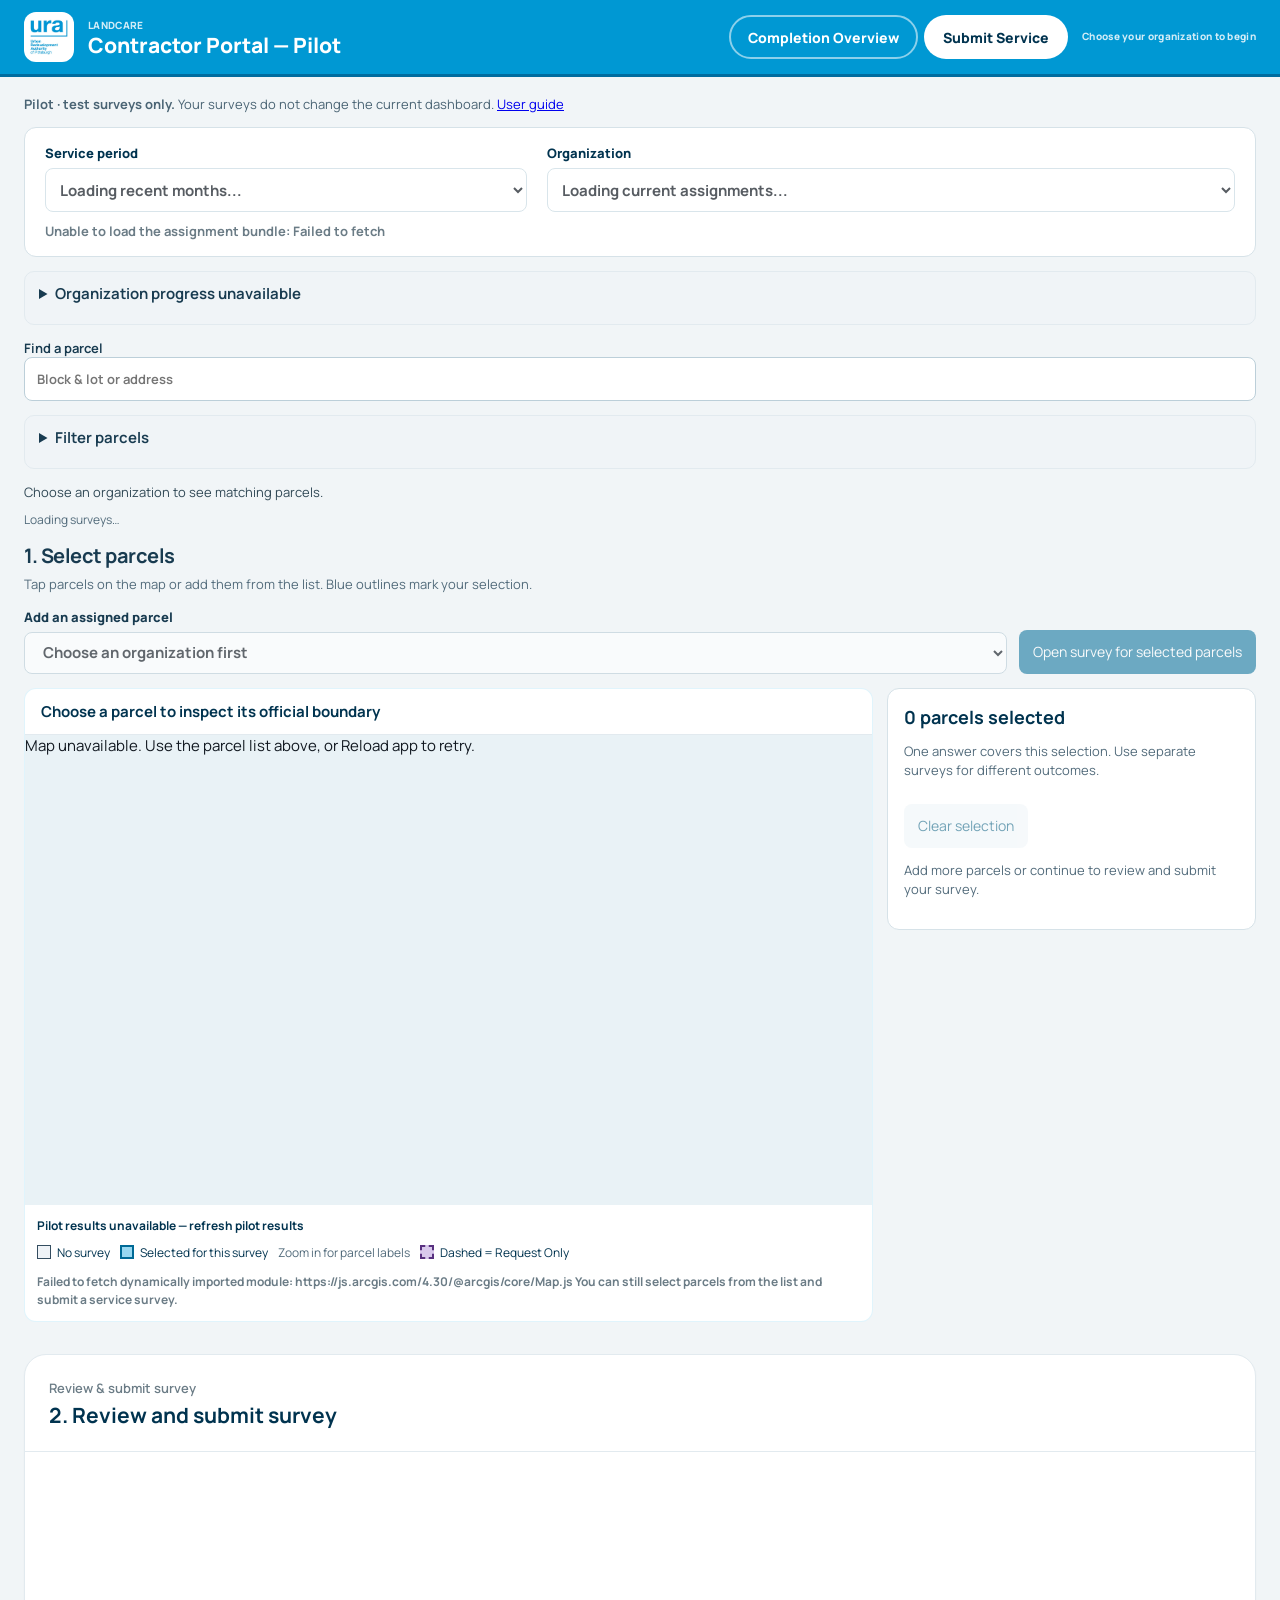
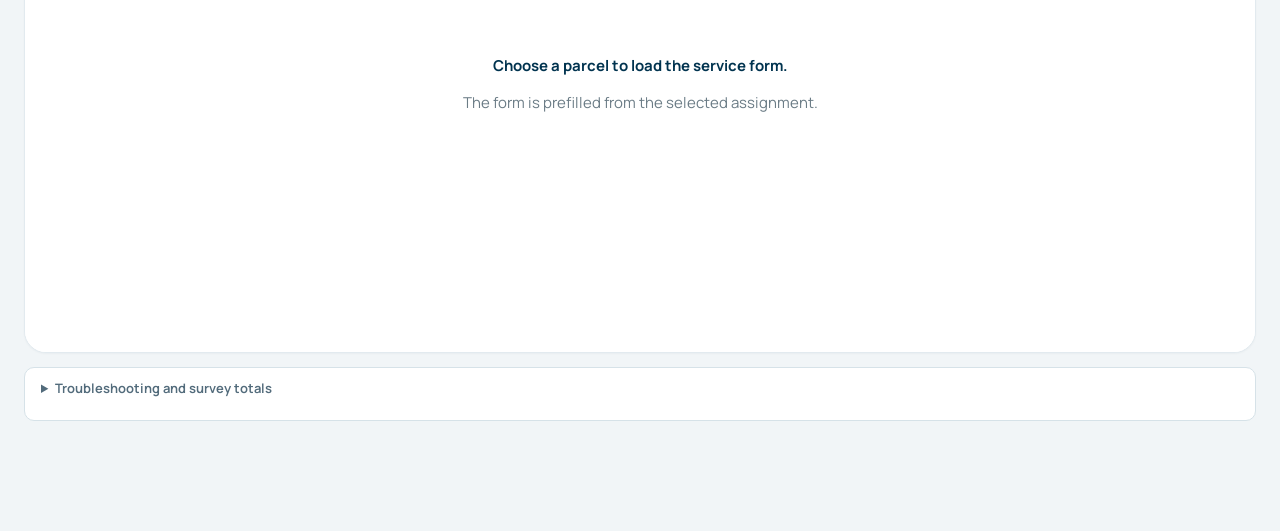
<file: index.html>
<!doctype html>
<html lang="en"><head><meta charset="utf-8"><meta name="viewport" content="width=device-width,initial-scale=1"><title>LandCare Contractor Pilot</title></head>
<body><p><a href="./contractor/">Open the LandCare Contractor Pilot</a></p>
<script>location.replace('./contractor/' + location.search + location.hash);</script></body></html>
</file>
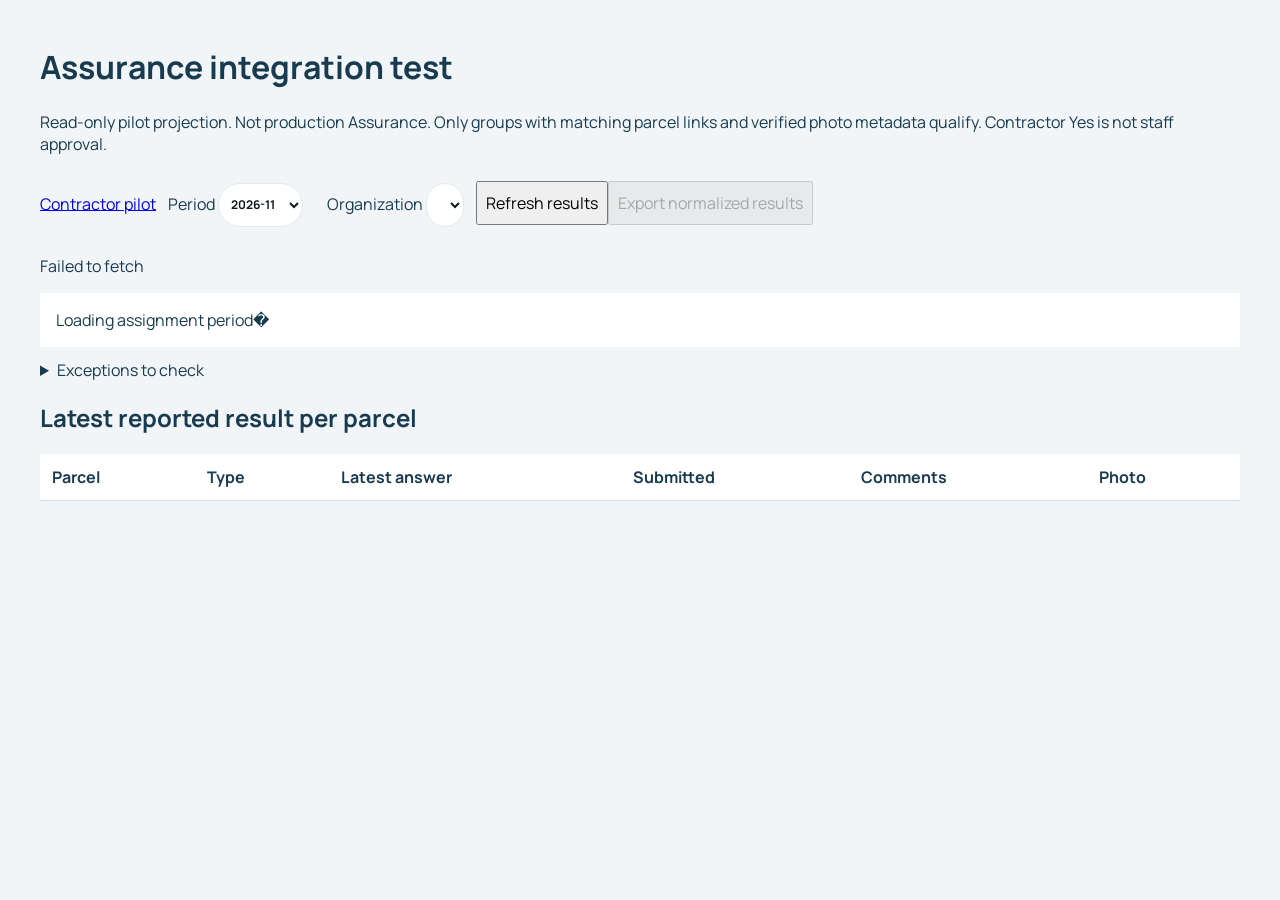
<file: assurance-test/index.html>
<!doctype html><html lang="en"><head><meta charset="utf-8"><meta name="viewport" content="width=device-width,initial-scale=1"><title>LandCare Assurance integration test</title><link rel="stylesheet" href="../landcare/app.css"><style>body{padding:24px;color:#183b50;background:#f1f5f7}main{max-width:1200px;margin:auto}label{display:inline-block;margin:12px}select,button{min-height:44px;padding:8px}table{border-collapse:collapse;width:100%;background:white}td,th{text-align:left;padding:12px;border-bottom:1px solid #d6e2e8}img{max-width:120px;max-height:90px}#totals{padding:16px;background:white;margin:12px 0}.table-wrap{overflow:auto}</style></head><body><main><h1>Assurance integration test</h1><p>Read-only pilot projection. Not production Assurance. Only groups with matching parcel links and verified photo metadata qualify. Contractor Yes is not staff approval.</p><a href="../contractor/">Contractor pilot</a><label>Period <select id="period"></select></label><label>Organization <select id="organization"></select></label><button id="refresh">Refresh results</button><button id="download" disabled>Export normalized results</button><p id="message" role="status">Loading�</p><div id="totals"></div><details><summary id="exceptionSummary">Exceptions to check</summary><ul id="exceptions"></ul></details><h2>Latest reported result per parcel</h2><div class="table-wrap"><table><thead><tr><th>Parcel</th><th>Type</th><th>Latest answer</th><th>Submitted</th><th>Comments</th><th>Photo</th></tr></thead><tbody id="results"></tbody></table></div></main><script type="module" src="./review.js?v=20261027-contrast1"></script></body></html>
</file>
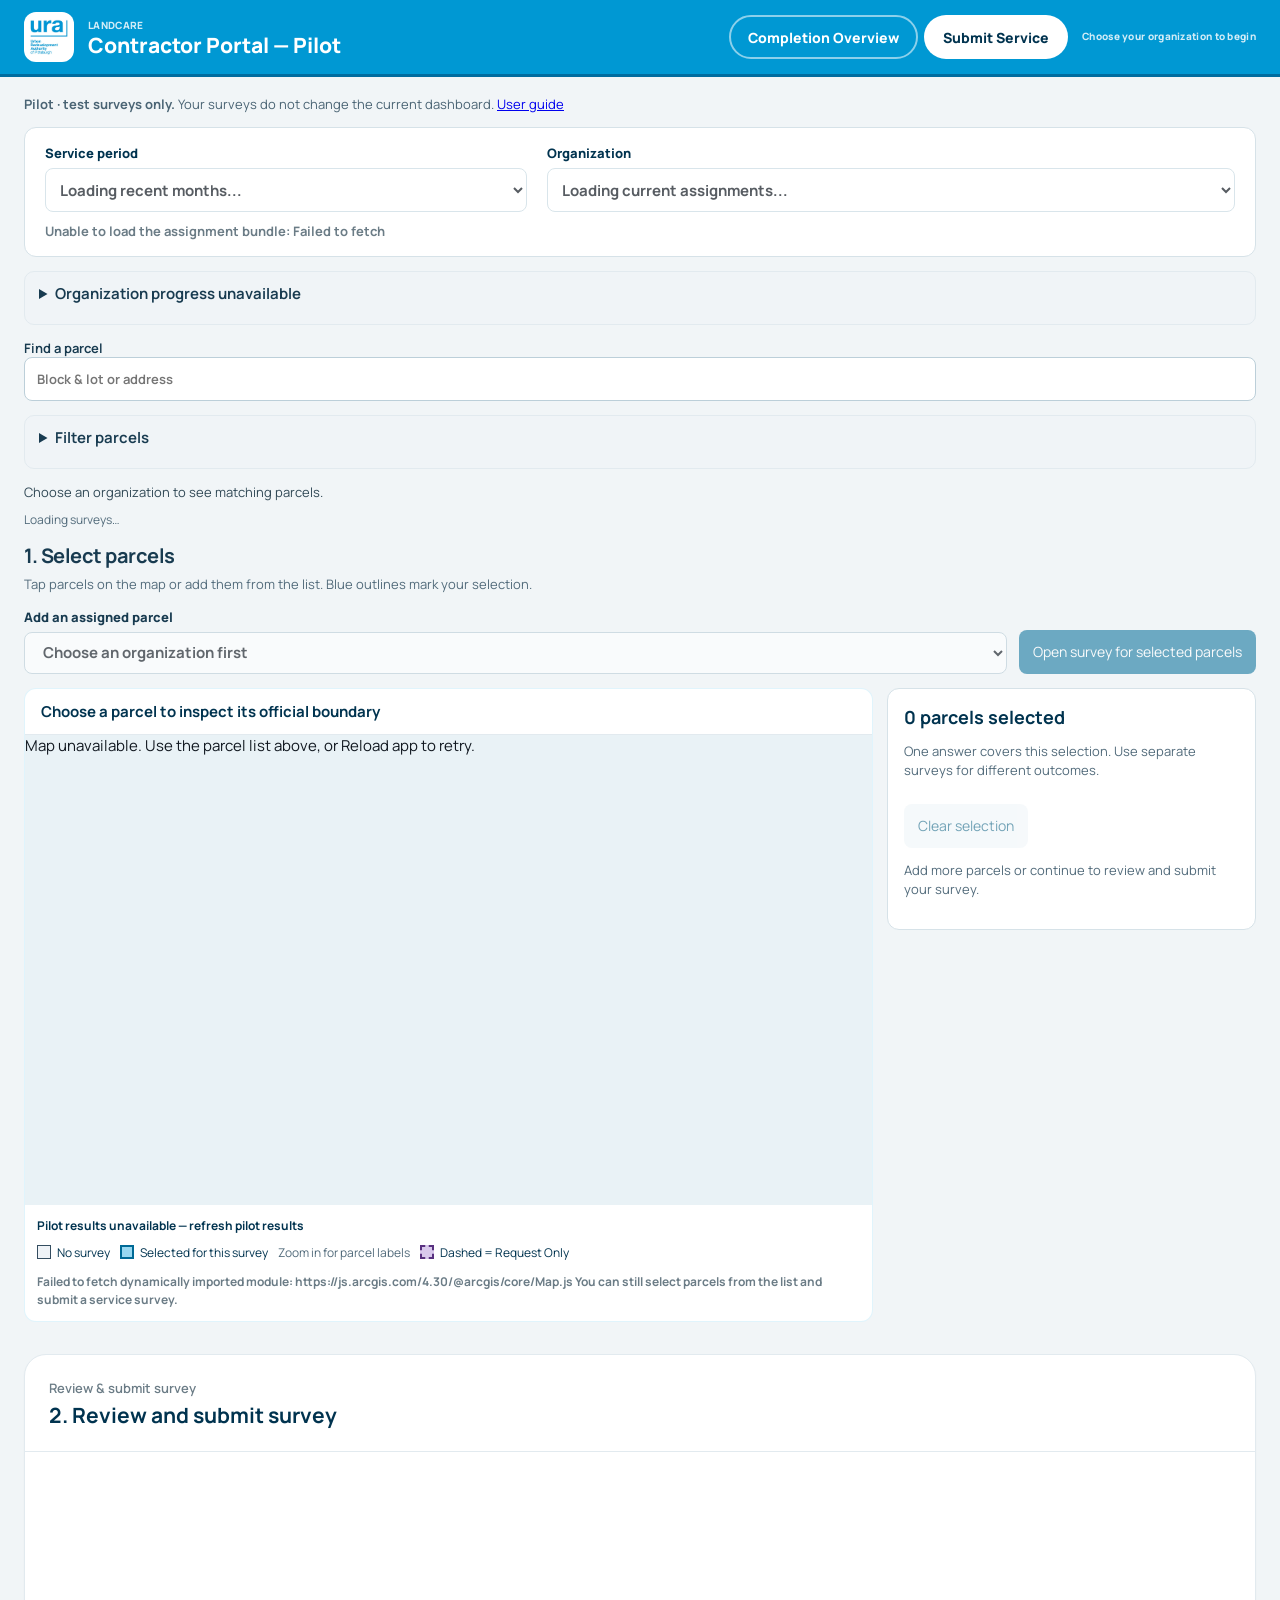
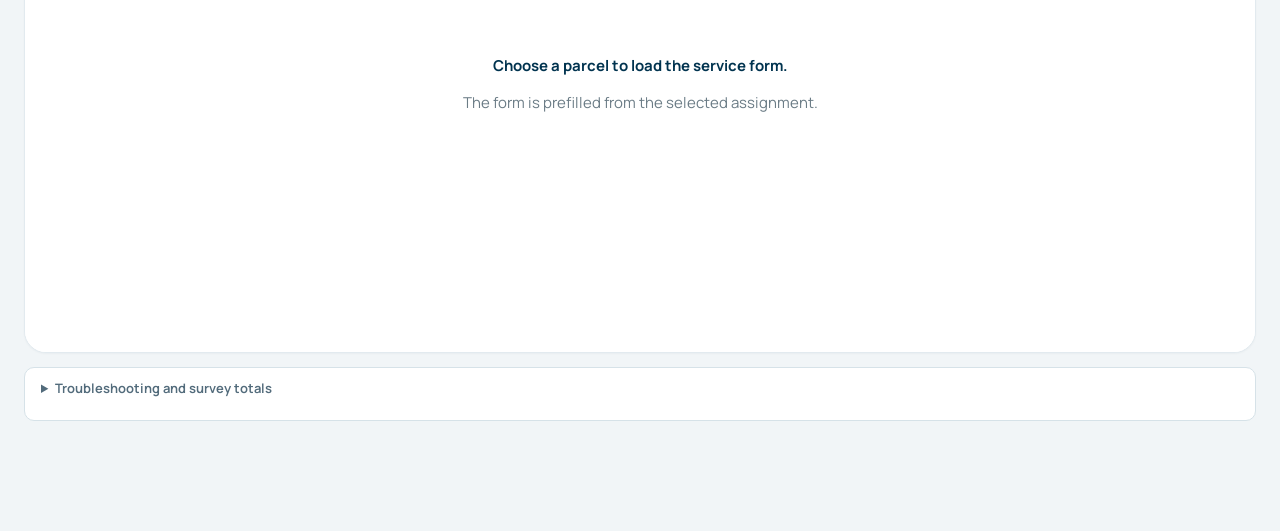
<file: contractor/index.html>
<!doctype html>
<html lang="en">
  <head>
    <meta charset="utf-8" />
    <meta name="viewport" content="width=device-width, initial-scale=1" />
    <title>LandCare Contractor Portal — Pilot</title>
    <link rel="stylesheet" href="https://js.arcgis.com/4.30/@arcgis/core/assets/esri/themes/light/main.css" media="print" onload="this.media='all'" />
    <link rel="stylesheet" href="../landcare/app.css?v=20261027-contrast1" />
    <link rel="stylesheet" href="../landcare/field-workspace.css?v=20261027-contrast1" />
  </head>
  <body data-page="contractor">
    <header class="app-header">
      <a class="brand-lockup" href="https://www.ura.org/" aria-label="Urban Redevelopment Authority of Pittsburgh">
        <img src="../landcare/assets/ura-logo.png" alt="URA" />
      </a>
      <div class="title-block">
        <span>LandCare</span>
        <strong>Contractor Portal — Pilot</strong>
      </div>
      <nav class="page-tabs" aria-label="Contractor portal sections">
        <a class="is-active" href="#overview" data-contractor-tab="overview">Completion Overview</a>
        <a href="#submit" data-contractor-tab="submit">Submit Service</a>
      </nav>
      <div class="freshness" id="contractorFreshness">Choose your organization to begin</div>
    </header>

    <main class="contractor-shell">
      <p class="pilot-notice"><strong>Pilot · test surveys only.</strong> Your surveys do not change the current dashboard. <a href="../guide/" target="_blank" rel="noopener">User guide</a></p>
      <h1 class="sr-only" id="contractorTitle">LandCare contractor workspace</h1>
      <section class="contractor-context" aria-label="Assignment context">
        <label>
          <span>Service period</span>
          <select id="assignmentMonth" required disabled>
            <option value="">Loading recent months...</option>
          </select>
        </label>
        <label>
          <span>Organization</span>
          <select id="assignmentOrganization" required disabled>
            <option value="">Loading current assignments...</option>
          </select>
        </label>
        <p id="assignmentLookupStatus" class="contractor-context__status" aria-live="polite">Loading the current assignment bundle...</p>
      </section>

      <details class="workspace-progress" id="workspaceProgress"><summary id="compactProgress">Progress for your organization</summary>      <section class="progress-summary" aria-label="Assignment progress and selection">
        <p class="map-scope-note">Organization totals · Active monthly parcels (map/list filters do not change these totals)</p>
        <div class="contractor-progress-cards pilot-shared-progress" aria-live="polite">
          <article class="contractor-progress-card assigned"><span>Assigned</span><strong id="contractorAssignedKpi">—</strong></article>
          <article class="contractor-progress-card submitted"><span>Survey complete (Yes)</span><strong id="contractorSubmittedKpi">—</strong></article>
          <article class="contractor-progress-card follow-up"><span>Needs follow-up</span><strong id="contractorOpenKpi">—</strong></article>
          <article class="contractor-progress-card open"><span>No survey</span><strong id="contractorUnreportedKpi">—</strong></article>
        </div>
        <div class="contractor-rate" id="contractorRate" hidden>
          <div><span>Fulfillment from surveys · contractor answers, not staff approval</span><strong id="contractorRateValue">0%</strong></div>
          <div class="contractor-rate__track"><i id="contractorRateBar"></i></div>
        </div>
      </section>
      <section class="request-progress" aria-label="Request Only surveys">
        <strong>Request Only</strong> <span id="requestOnlyCounts">Choose an organization to see these parcels.</span>
        <small>Submit a survey only after the LandCare team asks you to. Separate from Active monthly completion.</small>
      </section>
      </details>
      <div class="workspace-search"><label class="parcel-search"><span>Find a parcel</span><input type="search" id="parcelSearch" placeholder="Block &amp; lot or address" autocomplete="off" /></label></div>
      <details class="workspace-filters"><summary>Filter parcels <span id="filterBadge"></span></summary>
        <label class="parcel-search"><span>Show parcels</span><select id="assignmentType"><option value="all">Active + Request Only</option><option value="active">Active only</option><option value="request">Request Only</option></select></label>
        <div class="contractor-map-key filter-status-bar" aria-label="Parcel status filters">
          <button type="button" class="is-active" aria-pressed="true" data-contractor-status="all">All statuses</button>
          <button type="button" aria-pressed="false" data-contractor-status="fulfilled">Survey complete (Yes)</button>
          <button type="button" aria-pressed="false" data-contractor-status="follow-up">Needs follow-up</button>
          <button type="button" aria-pressed="false" data-contractor-status="unreported">No survey</button>
          <button type="button" aria-pressed="false" data-contractor-status="open">Active remaining</button>
        </div><button type="button" id="clearParcelFilters">Clear filters</button>
      </details>
      <p id="parcelFilterSummary" class="filter-summary" role="status">Choose an organization to see matching parcels.</p>
      <p id="pilotFeedStatus" class="feed-status" role="status">Loading surveys…</p>
      <section class="contractor-panel is-active" data-contractor-panel="overview" aria-label="Completion Overview">
        <header class="contractor-panel__head">
          <div>
            <span class="section-kicker">Your assignments</span>
            <h2 id="contractorOverviewTitle">Choose an organization to view progress</h2>
          </div>
          <p id="contractorCompletionNote">Select a parcel to see surveys or submit another survey.</p>
        </header>
        <div class="contractor-view-switch" role="tablist" aria-label="Completion overview display">
          <button type="button" class="is-active" role="tab" aria-selected="true" data-contractor-view="map">Map view</button>
          <button type="button" role="tab" aria-selected="false" data-contractor-view="list">List view</button>
        </div>
        <section class="contractor-map-card" id="contractorMapCard" aria-label="Contractor assignment progress map">
          <div class="overview-map-toolbar">
            <div class="overview-map-heading"><strong>Survey status</strong><span id="overviewMapCount" role="status">Choose an organization</span></div>
            <div class="pilot-selection-legend overview-legend" aria-label="Completion overview map legend">
              <span><i class="pilot-key-submitted"></i>Survey complete (Yes) <b id="overviewLegendFulfilled">0</b></span>
              <span><i class="pilot-key-followup"></i>Needs follow-up <b id="overviewLegendFollowUp">0</b></span>
              <span><i class="pilot-key-assigned"></i>No survey <b id="overviewLegendUnreported">0</b></span>
              <span id="overviewLegendUnknownItem" hidden><i class="pilot-key-assigned"></i>Status unavailable <b id="overviewLegendUnknown">0</b></span>
              <span><i class="request-only-key"></i>Request Only <b id="overviewLegendRequest">0</b></span>
              <span><i class="pilot-key-selected"></i>Selected parcel</span>
            </div>
            <p id="overviewMapSource">Counts reflect the parcels shown on this map. Zoom in for block &amp; lot labels.</p>
          </div>
          <div id="contractorProgressMap" class="contractor-progress-map"></div>
          <div id="contractorParcelDetail" class="contractor-parcel-detail">Choose an organization, then select a parcel to see its surveys.</div>
        </section>
        <section class="contractor-list-card" id="contractorListCard" aria-label="Contractor assignment list" hidden>
          <div class="contractor-list-card__head">
            <div>
              <span class="section-kicker">Assigned parcels</span>
              <h3 id="contractorListTitle">Parcel list</h3>
            </div>
            <p id="contractorListSummary">Choose an organization to view assigned parcels.</p>
          </div>
          <div class="contractor-list-table-wrap">
            <table class="contractor-list-table">
              <thead>
                <tr>
                  <th><button type="button" data-contractor-sort="block_lot">Block &amp; lot</button></th>
                  <th><button type="button" data-contractor-sort="address">Address</button></th>
                  <th><button type="button" data-contractor-sort="maintenance_level">Type</button></th>
                  <th><button type="button" data-contractor-sort="council_district">District</button></th>
                  <th><button type="button" data-contractor-sort="status">Status</button></th>
                  <th><span class="sr-only">Action</span></th>
                </tr>
              </thead>
              <tbody id="contractorParcelList"></tbody>
            </table>
          </div>
        </section>
      </section>

      <section class="contractor-panel" data-contractor-panel="submit" aria-label="Submit Service" hidden>
        <section class="assignment-check" aria-labelledby="assignmentCheckTitle">
          <div class="assignment-check__intro">
            <span class="section-kicker">Current assignment</span>
            <h2 id="assignmentCheckTitle">1. Select parcels</h2>
            <p>Tap parcels on the map or add them from the list. Blue outlines mark your selection.</p>
          </div>
          <p id="parcelSearchResult" role="status"></p>
          <form id="assignmentLookupForm" class="assignment-check__form contractor-assignment-form">
            <label>
              <span>Add an assigned parcel</span>
              <select id="assignmentParcel" disabled>
                <option value="">Choose an organization first</option>
              </select>
            </label>
            <button id="continueToSurvey" type="submit" disabled>Continue to service form</button>
          </form>
          <section class="pilot-selection" aria-label="Selected parcels">
            <h3 id="pilotSelectionCount" aria-live="polite">0 parcels selected</h3>
            <p>One answer covers this selection. Use separate surveys for different outcomes.</p>
            <ul id="pilotSelectedParcels"></ul>
            <button id="pilotClearSelection" type="button" disabled>Clear selection</button>
            <p id="pilotSelectionHelp" role="status">Select one or more parcels to review.</p>
          </section>
          <aside class="assignment-map-card" aria-label="Selected assigned parcel map">
            <div class="assignment-map-card__head">
              <span class="eyebrow">Parcel confirmation</span>
              <strong id="selectedParcelLabel">Choose a parcel to inspect its official boundary</strong>
              <span id="selectedParcelBadge" class="selected-parcel-badge" hidden>Selected parcel</span>
            </div>
            <div id="assignmentParcelMap" class="assignment-parcel-map" aria-label="Map of selected LandCare parcel"></div>
            <div class="pilot-selection-legend" aria-label="Parcel selection legend">
              <strong id="pilotMapSource">Map source: pilot results loading</strong>
              <span id="pilotReferenceKey"><i class="pilot-key-submitted"></i>Submitted in reference data</span>
              <span><i class="pilot-key-assigned"></i>No survey</span>
              <span id="pilotFulfilledKey" hidden><i class="pilot-key-submitted"></i>Survey complete (Yes)</span>
              <span id="pilotFollowUpKey" hidden><i class="pilot-key-followup"></i>Needs follow-up</span>
              <span><i class="pilot-key-selected"></i>Selected for this survey</span>
              <span class="map-label-hint">Zoom in for parcel labels</span>
              <span><i class="request-only-key"></i>Dashed = Request Only</span>
            </div>
            <p id="selectedParcelMeta">The bright blue boundary marks the parcel selected for this service record.</p>
          </aside>
        </section>

        <section class="survey-frame-card" aria-label="LandCare service survey">
          <div class="survey-frame-head">
            <div><span class="eyebrow">Review &amp; submit survey</span><h2>2. Review and submit survey</h2></div>
            <a id="openSurveyLink" class="survey-open-link" href="#" target="_blank" rel="noopener noreferrer" hidden>Open form in a new tab</a>
          </div>
          <div class="survey-embed" id="surveyEmbed" aria-live="polite">
            <div class="survey-embed-message"><strong>Choose a parcel to load the service form.</strong><p>The form is prefilled from the selected assignment.</p></div>
          </div>
        </section>
      </section>
      <details class="report-diagnostics">
        <summary>Troubleshooting and survey totals</summary><button type="button" id="pilotRefreshReports">Refresh progress</button><button type="button" id="reloadApp">Reload app</button><button type="button" id="copyOrganizationLink">Copy organization link</button><p id="organizationLinkStatus" role="status"></p>
        <p>Repeat visits add surveys and parcel visits, not additional fulfilled parcels. The most recent submission determines each parcel status for the selected period. Older surveys remain in history.</p>
        <p id="pilotReportMessage" role="status">Reading surveys…</p>
        <div id="pilotReportCounts" class="diagnostic-counts"></div>
      </details>
      <div id="selectionDock" class="selection-dock" hidden>
        <div><strong id="pilotDockLabel">No parcels selected</strong><span id="pilotRunningSelected" class="sr-only">0</span><small id="pilotDockPeriod"></small></div>
        <button type="button" id="pilotDockContinue" disabled>Continue</button>
      </div>
    </main>
    <dialog id="discardReportDialog" aria-labelledby="discardReportTitle" aria-describedby="discardReportHelp">
      <form method="dialog">
        <h2 id="discardReportTitle">Keep your unfinished survey?</h2>
        <p id="discardReportHelp">Changing the selection or service period will clear your answer, photo, and comments.</p>
        <div class="discard-actions"><button value="keep" autofocus>Keep editing</button><button value="discard">Discard survey</button></div>
      </form>
    </dialog>
    <dialog id="repeatReportDialog" aria-labelledby="repeatReportTitle" aria-describedby="repeatReportHelp">
      <form method="dialog">
        <h2 id="repeatReportTitle">Survey already submitted this period</h2>
        <p id="repeatReportHelp"></p>
        <div class="discard-actions"><button value="cancel" autofocus>Go back</button><button value="continue">Yes, submit another survey</button></div>
      </form>
    </dialog>
    <script type="module" src="../landcare/workspace-ui.js?v=20261027-contrast1"></script>
    <script type="module" src="../landcare/filter-ui.js?v=20261027-contrast1"></script>
    <script type="module" src="../landcare/survey-submission.js?v=20261027-contrast1"></script>
    <script type="module" src="../landcare/contractor-overview.js?v=20261027-contrast1"></script>
    <script type="module" src="../landcare/pilot-reporting-ui.js?v=20261027-contrast1"></script>
  </body>
</html>
</file>
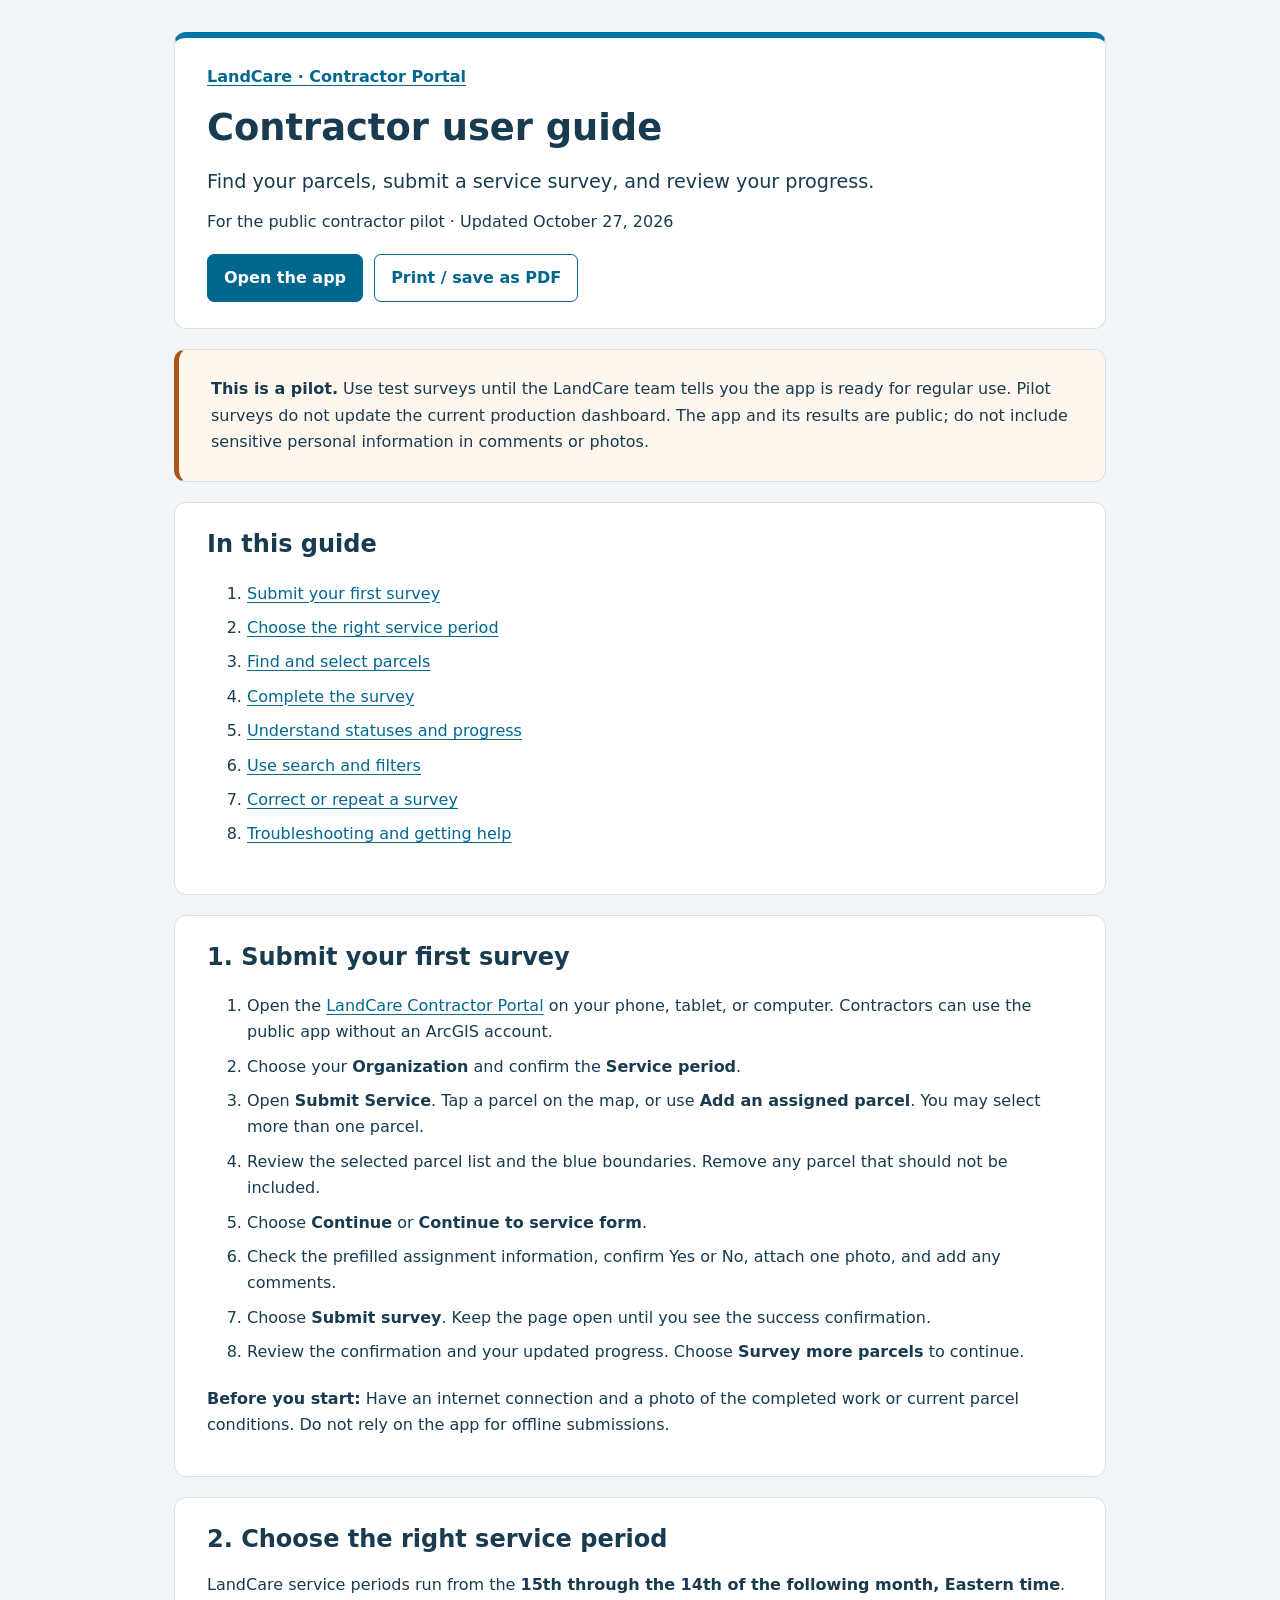
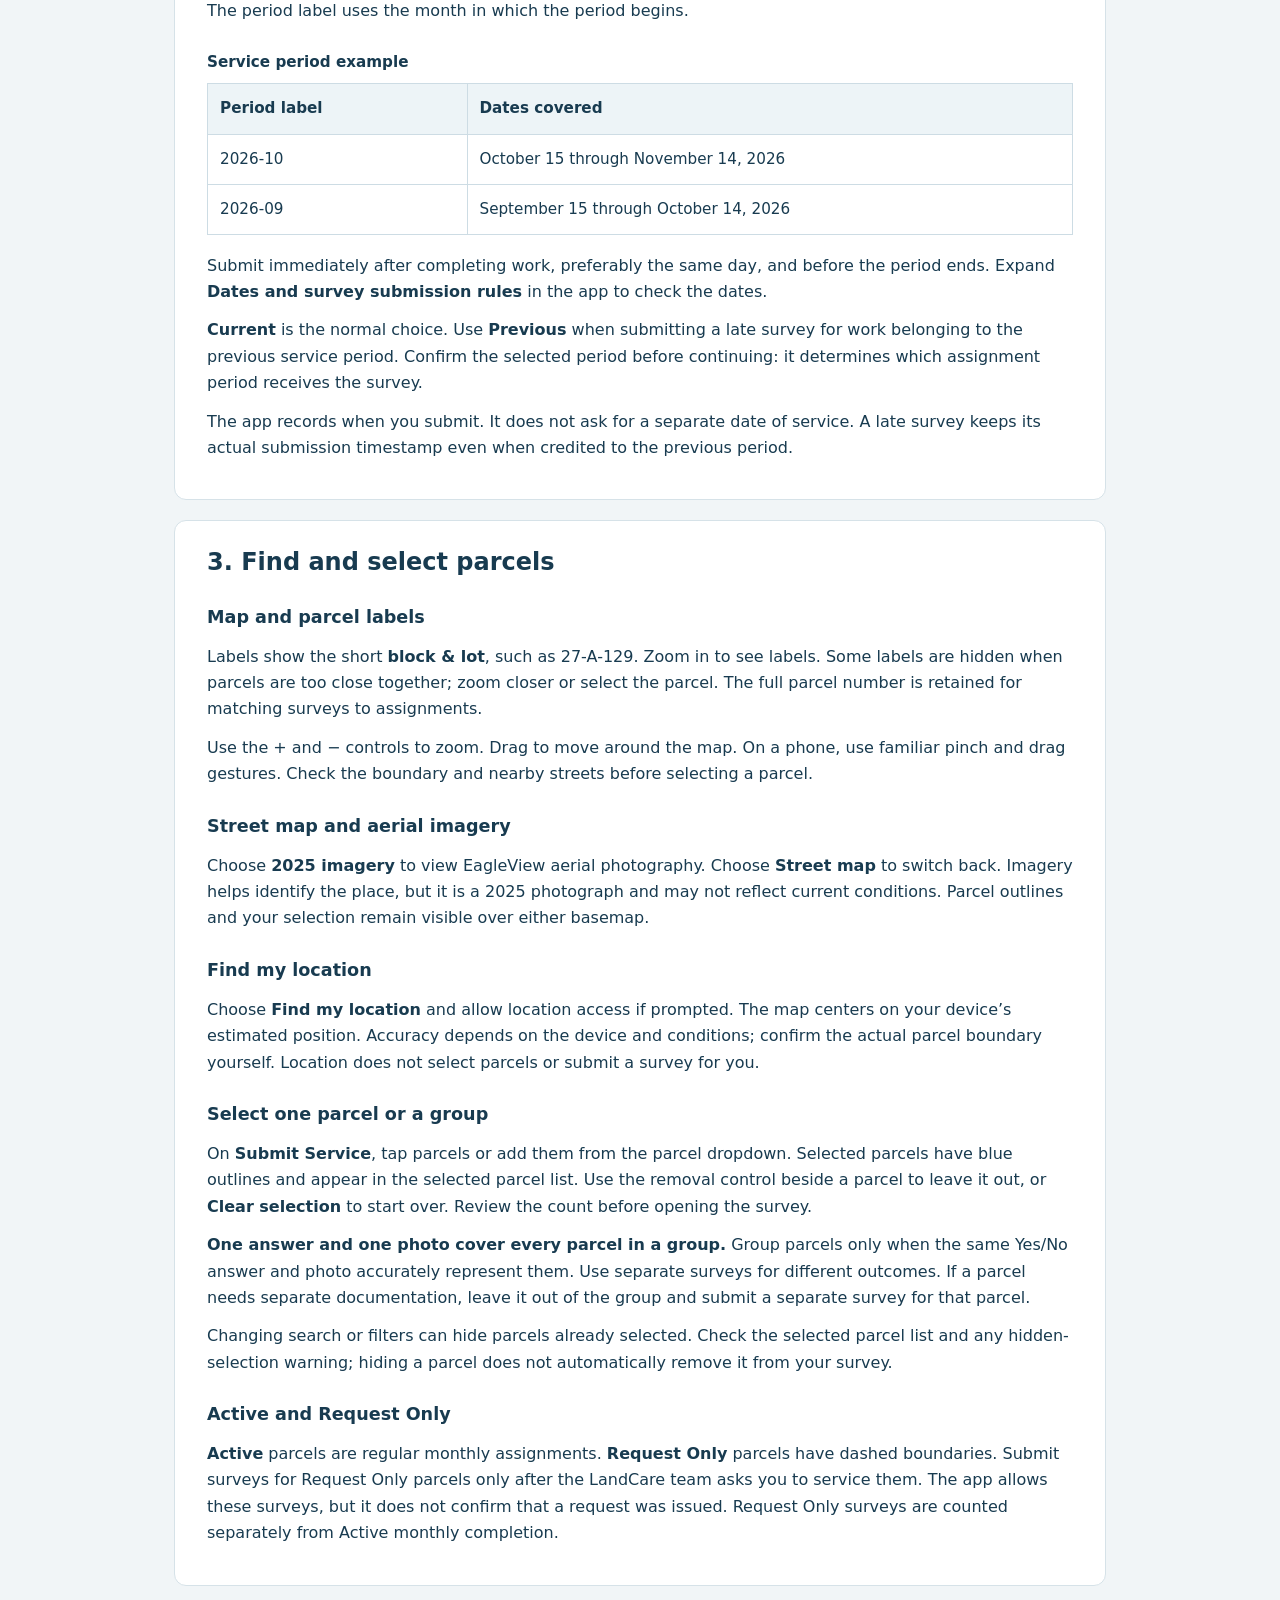
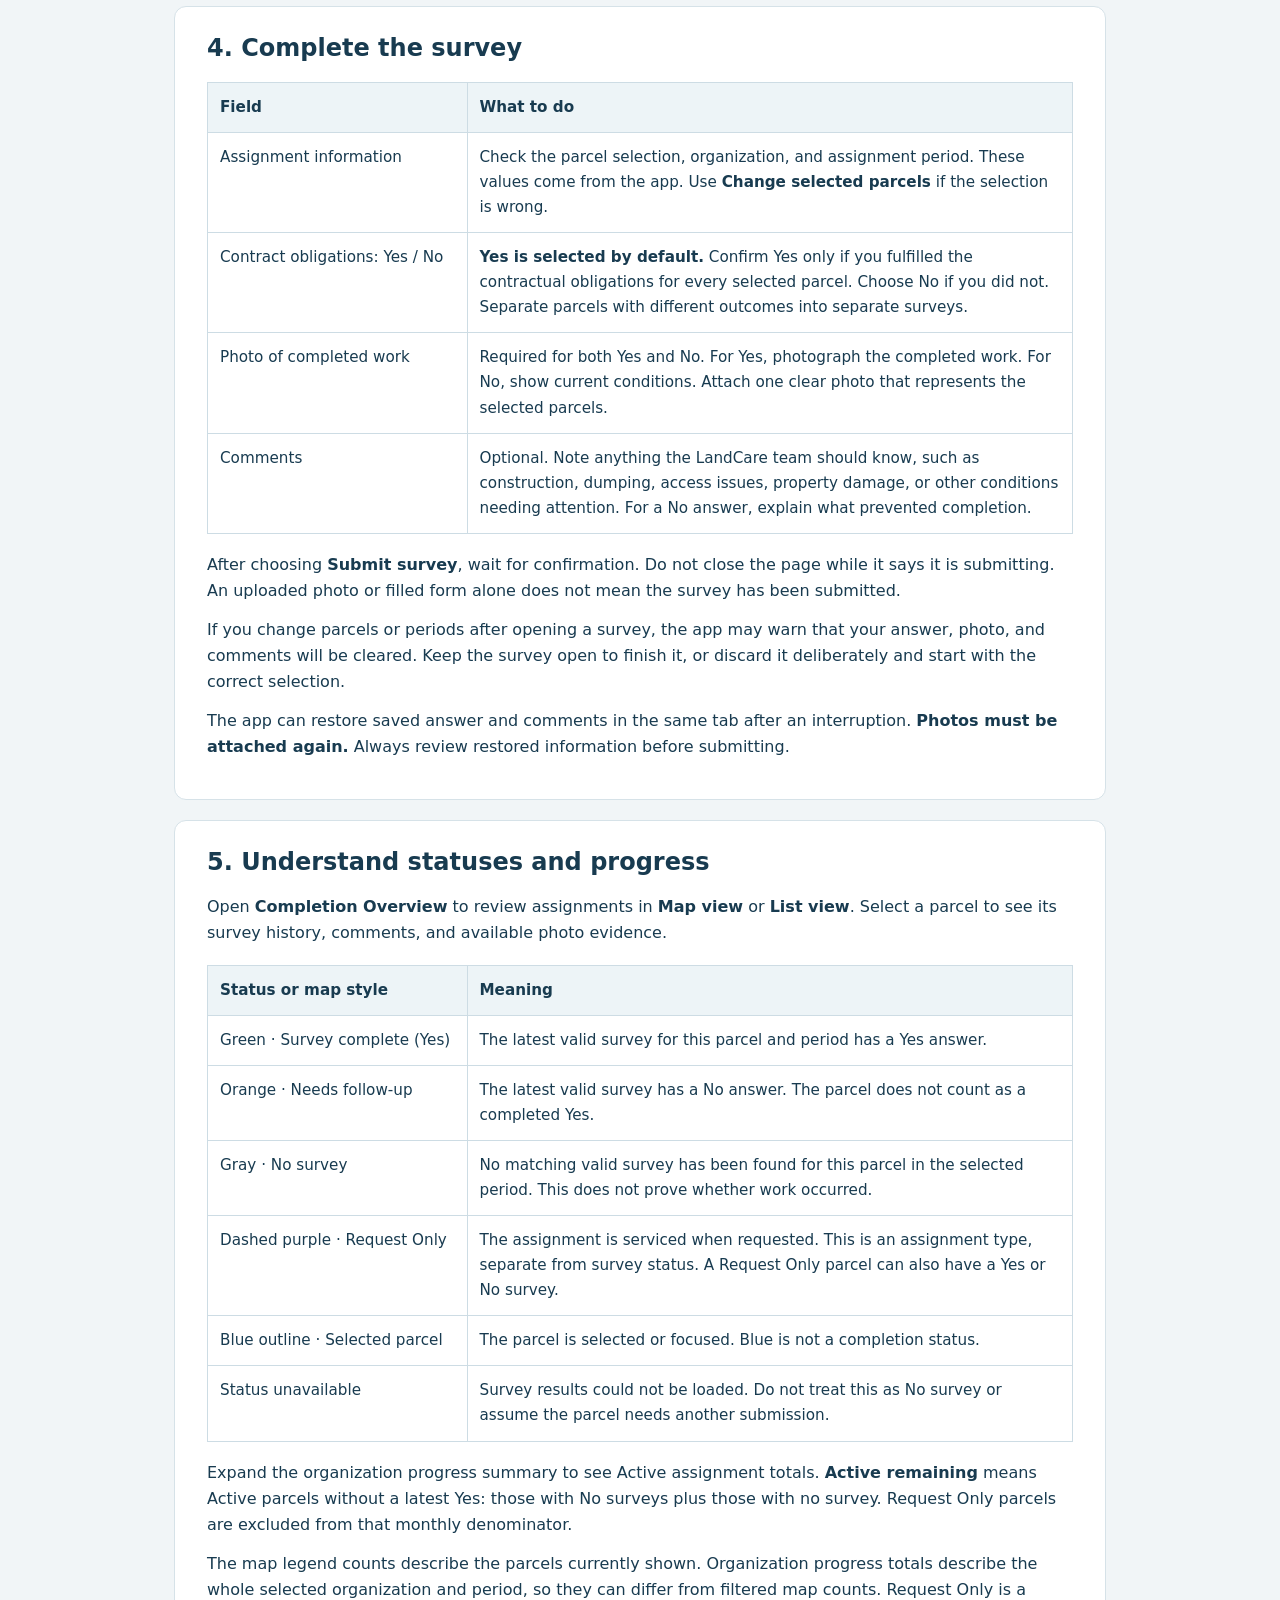
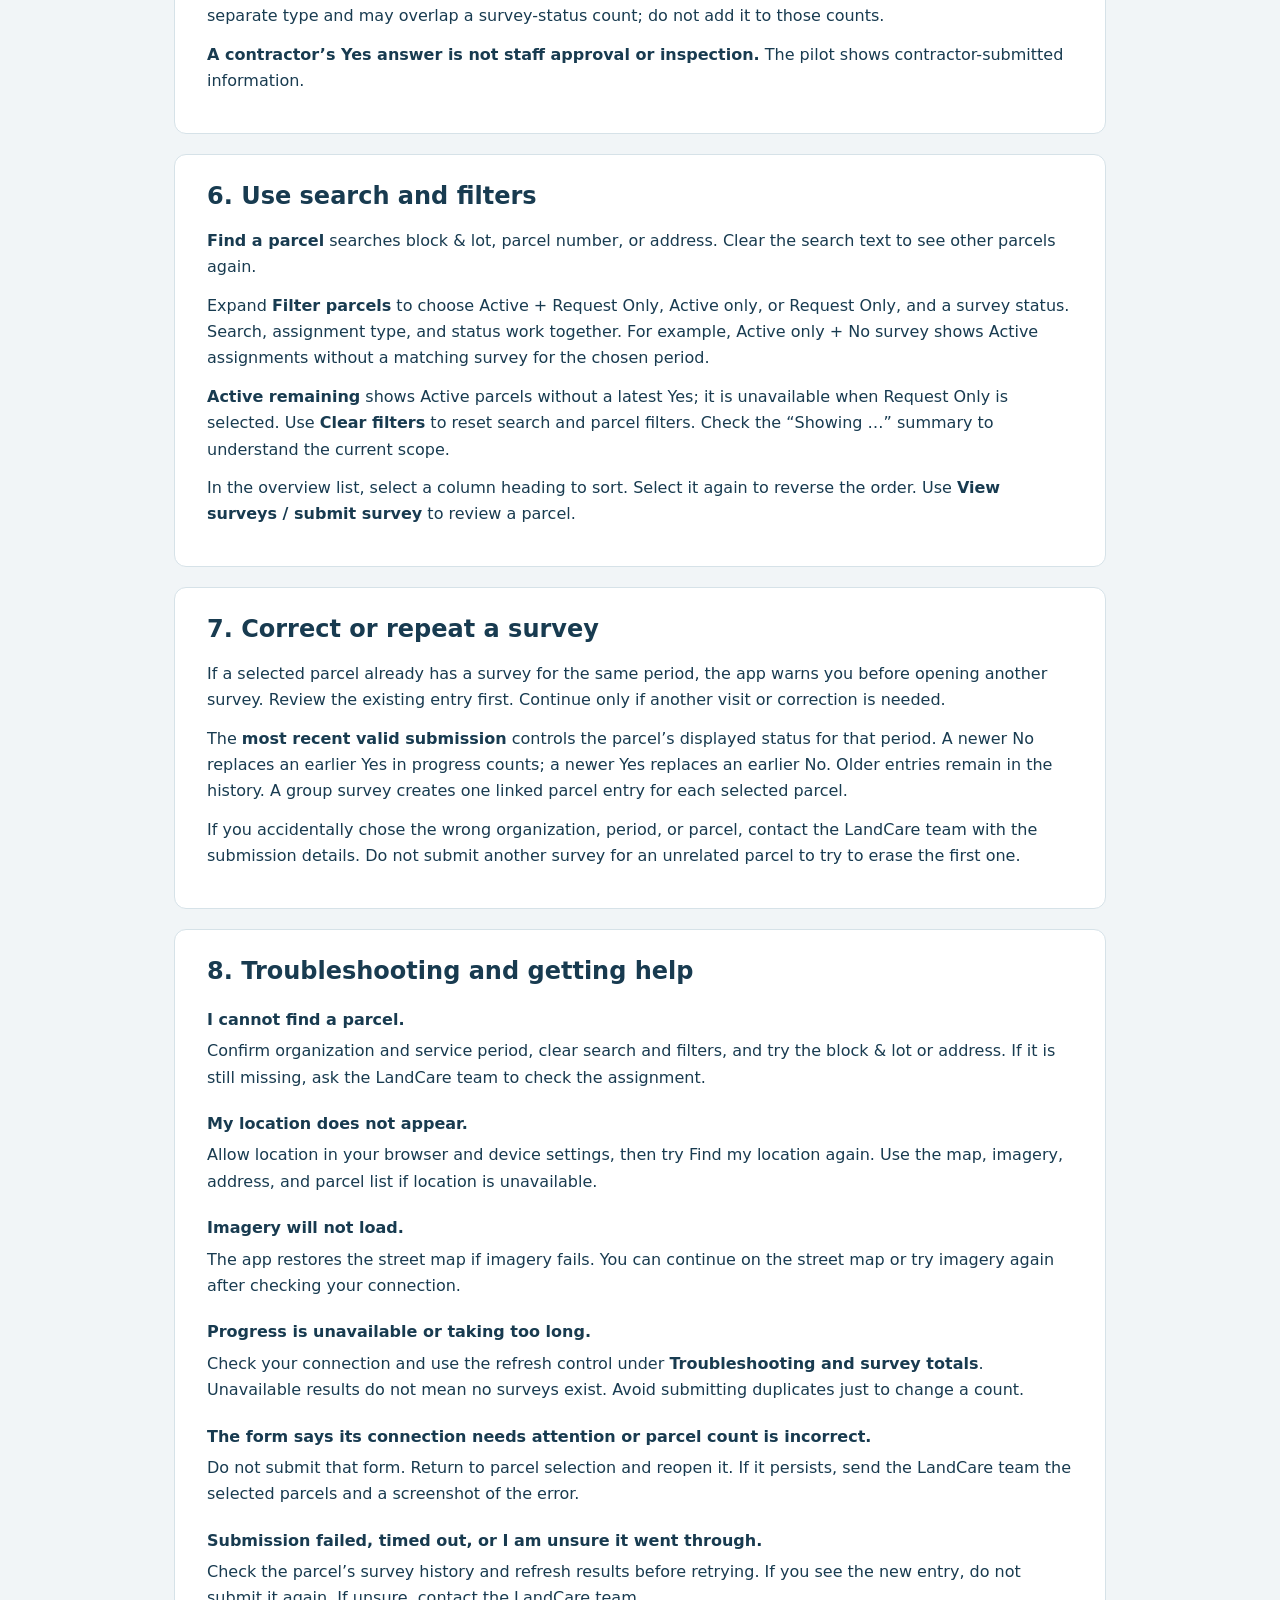
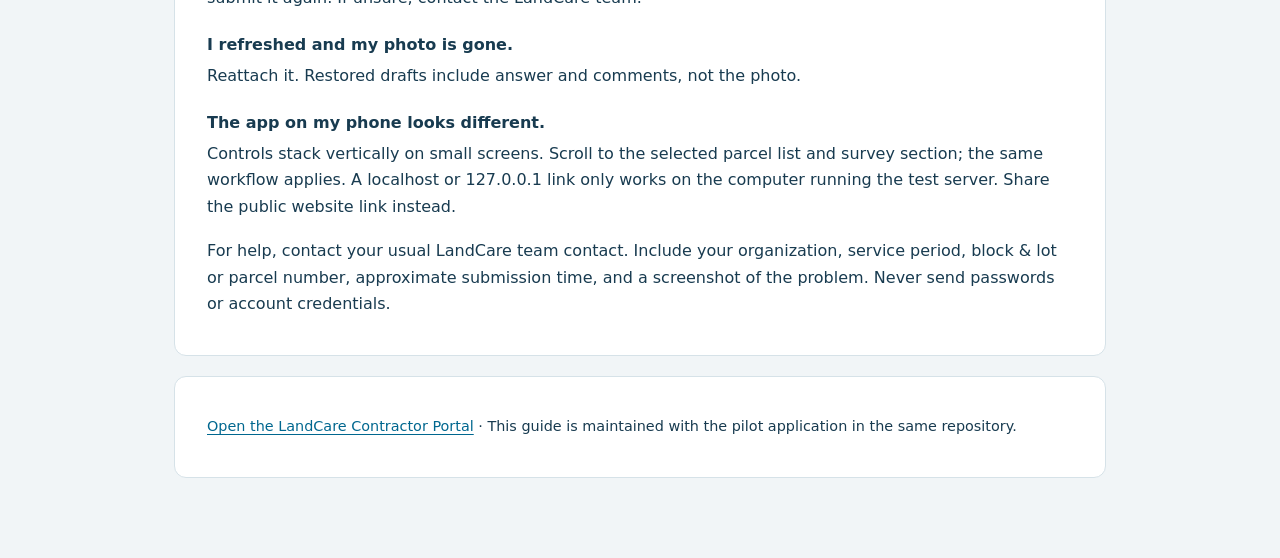
<file: guide/index.html>
<!doctype html>
<html lang="en"><head><meta charset="utf-8"><meta name="viewport" content="width=device-width,initial-scale=1"><title>LandCare Contractor User Guide</title><meta name="description" content="Step-by-step instructions for the LandCare contractor pilot: parcel selection, service surveys, periods, imagery, progress and troubleshooting."><link rel="stylesheet" href="guide.css"></head><body><main><header><a class="brand" href="../contractor/">LandCare · Contractor Portal</a><h1>Contractor user guide</h1><p class="lead">Find your parcels, submit a service survey, and review your progress.</p><p>For the public contractor pilot · Updated October 27, 2026</p><a class="button" href="../contractor/">Open the app</a> <button onclick="window.print()">Print / save as PDF</button></header>
<aside class="notice"><strong>This is a pilot.</strong> Use test surveys until the LandCare team tells you the app is ready for regular use. Pilot surveys do not update the current production dashboard. The app and its results are public; do not include sensitive personal information in comments or photos.</aside>
<nav aria-label="Guide contents"><h2>In this guide</h2><ol><li><a href="#quick-start">Submit your first survey</a></li><li><a href="#periods">Choose the right service period</a></li><li><a href="#map">Find and select parcels</a></li><li><a href="#survey">Complete the survey</a></li><li><a href="#progress">Understand statuses and progress</a></li><li><a href="#filters">Use search and filters</a></li><li><a href="#repeat">Correct or repeat a survey</a></li><li><a href="#trouble">Troubleshooting and getting help</a></li></ol></nav>
<section id="quick-start"><h2>1. Submit your first survey</h2><ol><li>Open the <a href="../contractor/">LandCare Contractor Portal</a> on your phone, tablet, or computer. Contractors can use the public app without an ArcGIS account.</li><li>Choose your <strong>Organization</strong> and confirm the <strong>Service period</strong>.</li><li>Open <strong>Submit Service</strong>. Tap a parcel on the map, or use <strong>Add an assigned parcel</strong>. You may select more than one parcel.</li><li>Review the selected parcel list and the blue boundaries. Remove any parcel that should not be included.</li><li>Choose <strong>Continue</strong> or <strong>Continue to service form</strong>.</li><li>Check the prefilled assignment information, confirm Yes or No, attach one photo, and add any comments.</li><li>Choose <strong>Submit survey</strong>. Keep the page open until you see the success confirmation.</li><li>Review the confirmation and your updated progress. Choose <strong>Survey more parcels</strong> to continue.</li></ol><p><strong>Before you start:</strong> Have an internet connection and a photo of the completed work or current parcel conditions. Do not rely on the app for offline submissions.</p></section>
<section id="periods"><h2>2. Choose the right service period</h2><p>LandCare service periods run from the <strong>15th through the 14th of the following month, Eastern time</strong>. The period label uses the month in which the period begins.</p><table><caption>Service period example</caption><thead><tr><th>Period label</th><th>Dates covered</th></tr></thead><tbody><tr><td>2026-10</td><td>October 15 through November 14, 2026</td></tr><tr><td>2026-09</td><td>September 15 through October 14, 2026</td></tr></tbody></table><p>Submit immediately after completing work, preferably the same day, and before the period ends. Expand <strong>Dates and survey submission rules</strong> in the app to check the dates.</p><p><strong>Current</strong> is the normal choice. Use <strong>Previous</strong> when submitting a late survey for work belonging to the previous service period. Confirm the selected period before continuing: it determines which assignment period receives the survey.</p><p>The app records when you submit. It does not ask for a separate date of service. A late survey keeps its actual submission timestamp even when credited to the previous period.</p></section>
<section id="map"><h2>3. Find and select parcels</h2><h3>Map and parcel labels</h3><p>Labels show the short <strong>block &amp; lot</strong>, such as 27-A-129. Zoom in to see labels. Some labels are hidden when parcels are too close together; zoom closer or select the parcel. The full parcel number is retained for matching surveys to assignments.</p><p>Use the + and − controls to zoom. Drag to move around the map. On a phone, use familiar pinch and drag gestures. Check the boundary and nearby streets before selecting a parcel.</p><h3>Street map and aerial imagery</h3><p>Choose <strong>2025 imagery</strong> to view EagleView aerial photography. Choose <strong>Street map</strong> to switch back. Imagery helps identify the place, but it is a 2025 photograph and may not reflect current conditions. Parcel outlines and your selection remain visible over either basemap.</p><h3>Find my location</h3><p>Choose <strong>Find my location</strong> and allow location access if prompted. The map centers on your device’s estimated position. Accuracy depends on the device and conditions; confirm the actual parcel boundary yourself. Location does not select parcels or submit a survey for you.</p><h3>Select one parcel or a group</h3><p>On <strong>Submit Service</strong>, tap parcels or add them from the parcel dropdown. Selected parcels have blue outlines and appear in the selected parcel list. Use the removal control beside a parcel to leave it out, or <strong>Clear selection</strong> to start over. Review the count before opening the survey.</p><p><strong>One answer and one photo cover every parcel in a group.</strong> Group parcels only when the same Yes/No answer and photo accurately represent them. Use separate surveys for different outcomes. If a parcel needs separate documentation, leave it out of the group and submit a separate survey for that parcel.</p><p>Changing search or filters can hide parcels already selected. Check the selected parcel list and any hidden-selection warning; hiding a parcel does not automatically remove it from your survey.</p><h3>Active and Request Only</h3><p><strong>Active</strong> parcels are regular monthly assignments. <strong>Request Only</strong> parcels have dashed boundaries. Submit surveys for Request Only parcels only after the LandCare team asks you to service them. The app allows these surveys, but it does not confirm that a request was issued. Request Only surveys are counted separately from Active monthly completion.</p></section>
<section id="survey"><h2>4. Complete the survey</h2><table><thead><tr><th>Field</th><th>What to do</th></tr></thead><tbody><tr><td>Assignment information</td><td>Check the parcel selection, organization, and assignment period. These values come from the app. Use <strong>Change selected parcels</strong> if the selection is wrong.</td></tr><tr><td>Contract obligations: Yes / No</td><td><strong>Yes is selected by default.</strong> Confirm Yes only if you fulfilled the contractual obligations for every selected parcel. Choose No if you did not. Separate parcels with different outcomes into separate surveys.</td></tr><tr><td>Photo of completed work</td><td>Required for both Yes and No. For Yes, photograph the completed work. For No, show current conditions. Attach one clear photo that represents the selected parcels.</td></tr><tr><td>Comments</td><td>Optional. Note anything the LandCare team should know, such as construction, dumping, access issues, property damage, or other conditions needing attention. For a No answer, explain what prevented completion.</td></tr></tbody></table><p>After choosing <strong>Submit survey</strong>, wait for confirmation. Do not close the page while it says it is submitting. An uploaded photo or filled form alone does not mean the survey has been submitted.</p><p>If you change parcels or periods after opening a survey, the app may warn that your answer, photo, and comments will be cleared. Keep the survey open to finish it, or discard it deliberately and start with the correct selection.</p><p>The app can restore saved answer and comments in the same tab after an interruption. <strong>Photos must be attached again.</strong> Always review restored information before submitting.</p></section>
<section id="progress"><h2>5. Understand statuses and progress</h2><p>Open <strong>Completion Overview</strong> to review assignments in <strong>Map view</strong> or <strong>List view</strong>. Select a parcel to see its survey history, comments, and available photo evidence.</p><table><thead><tr><th>Status or map style</th><th>Meaning</th></tr></thead><tbody><tr><td>Green · Survey complete (Yes)</td><td>The latest valid survey for this parcel and period has a Yes answer.</td></tr><tr><td>Orange · Needs follow-up</td><td>The latest valid survey has a No answer. The parcel does not count as a completed Yes.</td></tr><tr><td>Gray · No survey</td><td>No matching valid survey has been found for this parcel in the selected period. This does not prove whether work occurred.</td></tr><tr><td>Dashed purple · Request Only</td><td>The assignment is serviced when requested. This is an assignment type, separate from survey status. A Request Only parcel can also have a Yes or No survey.</td></tr><tr><td>Blue outline · Selected parcel</td><td>The parcel is selected or focused. Blue is not a completion status.</td></tr><tr><td>Status unavailable</td><td>Survey results could not be loaded. Do not treat this as No survey or assume the parcel needs another submission.</td></tr></tbody></table><p>Expand the organization progress summary to see Active assignment totals. <strong>Active remaining</strong> means Active parcels without a latest Yes: those with No surveys plus those with no survey. Request Only parcels are excluded from that monthly denominator.</p><p>The map legend counts describe the parcels currently shown. Organization progress totals describe the whole selected organization and period, so they can differ from filtered map counts. Request Only is a separate type and may overlap a survey-status count; do not add it to those counts.</p><p><strong>A contractor’s Yes answer is not staff approval or inspection.</strong> The pilot shows contractor-submitted information.</p></section>
<section id="filters"><h2>6. Use search and filters</h2><p><strong>Find a parcel</strong> searches block &amp; lot, parcel number, or address. Clear the search text to see other parcels again.</p><p>Expand <strong>Filter parcels</strong> to choose Active + Request Only, Active only, or Request Only, and a survey status. Search, assignment type, and status work together. For example, Active only + No survey shows Active assignments without a matching survey for the chosen period.</p><p><strong>Active remaining</strong> shows Active parcels without a latest Yes; it is unavailable when Request Only is selected. Use <strong>Clear filters</strong> to reset search and parcel filters. Check the “Showing …” summary to understand the current scope.</p><p>In the overview list, select a column heading to sort. Select it again to reverse the order. Use <strong>View surveys / submit survey</strong> to review a parcel.</p></section>
<section id="repeat"><h2>7. Correct or repeat a survey</h2><p>If a selected parcel already has a survey for the same period, the app warns you before opening another survey. Review the existing entry first. Continue only if another visit or correction is needed.</p><p>The <strong>most recent valid submission</strong> controls the parcel’s displayed status for that period. A newer No replaces an earlier Yes in progress counts; a newer Yes replaces an earlier No. Older entries remain in the history. A group survey creates one linked parcel entry for each selected parcel.</p><p>If you accidentally chose the wrong organization, period, or parcel, contact the LandCare team with the submission details. Do not submit another survey for an unrelated parcel to try to erase the first one.</p></section>
<section id="trouble"><h2>8. Troubleshooting and getting help</h2><dl><dt>I cannot find a parcel.</dt><dd>Confirm organization and service period, clear search and filters, and try the block &amp; lot or address. If it is still missing, ask the LandCare team to check the assignment.</dd><dt>My location does not appear.</dt><dd>Allow location in your browser and device settings, then try Find my location again. Use the map, imagery, address, and parcel list if location is unavailable.</dd><dt>Imagery will not load.</dt><dd>The app restores the street map if imagery fails. You can continue on the street map or try imagery again after checking your connection.</dd><dt>Progress is unavailable or taking too long.</dt><dd>Check your connection and use the refresh control under <strong>Troubleshooting and survey totals</strong>. Unavailable results do not mean no surveys exist. Avoid submitting duplicates just to change a count.</dd><dt>The form says its connection needs attention or parcel count is incorrect.</dt><dd>Do not submit that form. Return to parcel selection and reopen it. If it persists, send the LandCare team the selected parcels and a screenshot of the error.</dd><dt>Submission failed, timed out, or I am unsure it went through.</dt><dd>Check the parcel’s survey history and refresh results before retrying. If you see the new entry, do not submit it again. If unsure, contact the LandCare team.</dd><dt>I refreshed and my photo is gone.</dt><dd>Reattach it. Restored drafts include answer and comments, not the photo.</dd><dt>The app on my phone looks different.</dt><dd>Controls stack vertically on small screens. Scroll to the selected parcel list and survey section; the same workflow applies. A localhost or 127.0.0.1 link only works on the computer running the test server. Share the public website link instead.</dd></dl><p>For help, contact your usual LandCare team contact. Include your organization, service period, block &amp; lot or parcel number, approximate submission time, and a screenshot of the problem. Never send passwords or account credentials.</p></section>
<footer><p><a href="../contractor/">Open the LandCare Contractor Portal</a> · This guide is maintained with the pilot application in the same repository.</p></footer></main></body></html>
</file>
<file: landcare/app.css>
@import url("https://fonts.googleapis.com/css2?family=Manrope:wght@400;500;600;700;800&display=swap");

.pilot-location-status { max-width: 260px; padding: 8px 12px; font-size: 12px; }
.pilot-selection { grid-column: 1 / -1; padding: 16px; background: white; border-radius: 12px; color: var(--ura-deep); }
.pilot-selection ul { max-height: 220px; overflow: auto; padding-left: 20px; }
.pilot-selection li { margin: 8px 0; }
.pilot-selection li button { margin-left: 12px; }
.pilot-shared-progress { grid-template-columns: repeat(4, minmax(0, 1fr)); }
.pilot-selection-legend { display: flex; flex-wrap: wrap; gap: 12px; padding: 12px 16px; background: white; color: var(--ura-deep); }
.pilot-selection-legend span { display: inline-flex; align-items: center; gap: 6px; font-size: 12px; }
.pilot-selection-legend i { display: inline-block; width: 14px; height: 14px; border: 1px solid #007eae; background: rgba(0,152,211,.08); }
.pilot-selection-legend .pilot-key-submitted { background: var(--green); border-color: #1c5a29; }
.pilot-selection-legend .pilot-key-selected { border: 3px solid #006c9f; background: rgba(0,152,211,.34); }
.pilot-selection-legend .pilot-key-followup { border-color: var(--orange); background: #f7bc83; }
.contractor-map-key i.follow-up { border-color: var(--orange); background: #f7bc83; }
.pilot-selection-legend [hidden] { display: none; }
@media (max-width: 760px) { .pilot-shared-progress { grid-template-columns: repeat(2, minmax(0, 1fr)); } }
.pilot-locate-control .esri-widget--button { width: auto; min-width: 32px; padding: 0 10px; gap: 6px; }
.pilot-locate-control .esri-widget--button::after { content: 'Find my location'; white-space: nowrap; font: inherit; font-size: 12px; }

:root {
  --ura-blue: #0098d3;
  --ura-blue-dark: #006c9f;
  --ura-deep: #00334f;
  --ura-blue-soft: #e8f6fc;
  --ura-blue-muted: #b8e4f4;
  --gold: #f0c24b;
  --orange: #c2410c;
  --orange-soft: #fff4ed;
  --green: #2e7d32;
  --green-soft: #e8f5e9;
  --ink: #111820;
  --muted: #6b7c86;
  --line: #e2eaef;
  --panel: #f0f4f7;
  --paper: #ffffff;
  --soft-blue: #dff4fb;
  --shadow: 0 1px 2px rgba(0, 47, 76, 0.04);
  --shadow-hover: 0 8px 24px rgba(0, 47, 76, 0.08);
  --radius-sm: 12px;
  --radius-md: 18px;
  --radius-lg: 22px;
  --radius-pill: 999px;
  --header-height: 68px;
}

* {
  box-sizing: border-box;
}

html,
body {
  min-height: 100%;
}

body {
  margin: 0;
  color: var(--ink);
  background: var(--panel);
  font-family: "Manrope", "Segoe UI", Arial, sans-serif;
  font-feature-settings: "cv02", "cv03", "cv04", "cv11";
}

button,
select,
input,
textarea {
  font: inherit;
}

.app-header {
  display: grid;
  grid-template-columns: auto minmax(0, 1fr) auto auto;
  align-items: center;
  gap: 14px;
  min-height: var(--header-height);
  padding: 9px 18px;
  color: #ffffff;
  background: var(--ura-blue);
  border-bottom: 3px solid var(--ura-blue-dark);
}

.brand-lockup {
  display: grid;
  place-items: center;
  width: 50px;
  height: 50px;
  background: #ffffff;
  border: 1px solid rgba(255, 255, 255, 0.65);
  border-radius: var(--radius-sm);
}

.brand-lockup img {
  display: block;
  width: 42px;
  height: 42px;
  object-fit: contain;
}

.title-block {
  display: grid;
  gap: 2px;
  min-width: 0;
}

.title-block span,
.freshness {
  color: rgba(255, 255, 255, 0.82);
  font-size: 10px;
  font-weight: 800;
  letter-spacing: 0.03em;
  text-transform: uppercase;
}

.title-block strong {
  overflow: hidden;
  color: #ffffff;
  font-size: 22px;
  font-weight: 800;
  line-height: 1.05;
  text-overflow: ellipsis;
  white-space: nowrap;
}

.page-tabs {
  display: flex;
  gap: 6px;
}

.page-tabs a,
.segmented button,
.text-button,
.contractor-row {
  border-radius: var(--radius-pill);
}

.page-tabs a {
  display: inline-flex;
  align-items: center;
  justify-content: center;
  min-height: 36px;
  padding: 0 17px;
  color: #ffffff;
  border: 2px solid rgba(255, 255, 255, 0.55);
  background: transparent;
  font-size: 12px;
  font-weight: 800;
  text-decoration: none;
  transition: background 0.15s ease, color 0.15s ease, border-color 0.15s ease;
}

.page-tabs a.is-active,
.page-tabs a:hover {
  color: var(--ura-deep);
  background: #ffffff;
}

.freshness {
  max-width: 260px;
  line-height: 1.35;
  text-align: right;
  text-transform: none;
}

.eyebrow {
  color: var(--muted);
  font-size: 13px;
  font-weight: 600;
  letter-spacing: 0;
  text-transform: none;
}

.monitoring-shell {
  display: grid;
  grid-template-columns: 292px minmax(0, 1fr) 330px;
  grid-template-rows: auto minmax(0, 1fr);
  height: calc(100vh - var(--header-height));
  min-height: 660px;
}

.submission-shell {
  max-width: 1240px;
  margin: 0 auto;
  padding: 28px 22px 48px;
}

.contractor-shell { max-width: 1240px; margin: 0 auto; padding: 24px 22px 48px; }
.contractor-masthead { padding: 26px 28px; color: #fff; background: linear-gradient(120deg, var(--ura-deep), #045f91); border-radius: var(--radius-lg); box-shadow: var(--shadow); }
.contractor-masthead .section-kicker { color: #9fdcf4; }
.contractor-masthead h1 { max-width: 760px; margin: 5px 0 8px; font-size: clamp(28px, 4vw, 40px); line-height: 1.08; letter-spacing: -.04em; }
.contractor-masthead p { max-width: 670px; margin: 0; color: #d9edf7; font-size: 14px; line-height: 1.6; }
.contractor-context { display: grid; grid-template-columns: minmax(220px, .7fr) minmax(260px, 1fr); gap: 14px 18px; align-items: end; margin: 18px 0; padding: 18px 20px; background: var(--paper); border: 1px solid var(--line); border-radius: var(--radius-md); box-shadow: var(--shadow); }
.contractor-context label { display: grid; gap: 6px; color: var(--ura-deep); font-size: 12px; font-weight: 800; }
.contractor-context select { min-height: 42px; padding: 0 10px; border: 1px solid #c9dbe3; border-radius: 8px; background: #fff; color: var(--ink); font-size: 13px; font-weight: 700; }
.contractor-context__status { grid-column: 1 / -1; margin: 0; color: var(--muted); font-size: 12px; font-weight: 700; }
.contractor-panel { display: grid; gap: 16px; }
.contractor-panel[hidden] { display: none; }
.contractor-panel__head { display: flex; align-items: end; justify-content: space-between; gap: 18px; padding: 6px 2px 0; }
.contractor-panel__head h2 { margin: 4px 0 0; color: var(--ura-deep); font-size: 24px; letter-spacing: -.025em; }
.contractor-panel__head p { max-width: 470px; margin: 0; color: var(--muted); font-size: 12px; font-weight: 650; line-height: 1.55; }
.contractor-progress-cards { display: grid; grid-template-columns: repeat(3, minmax(0, 1fr)); gap: 14px; }
.contractor-progress-card { position: relative; min-height: 128px; overflow: hidden; padding: 18px 20px; border: 0; border-radius: 10px; box-shadow: var(--shadow); }
.contractor-progress-card::after { position: absolute; inset: auto -28px -35px auto; width: 126px; height: 126px; border-radius: 50%; content: ''; opacity: .18; pointer-events: none; }
.contractor-progress-card span, .contractor-progress-card small { display: block; font-size: 12px; font-weight: 800; }
.contractor-progress-card span { color: rgba(255,255,255,.83); }
.contractor-progress-card strong { position: relative; z-index: 1; display: block; margin: 4px 0 2px; color: #fff; font-size: 34px; line-height: 1.05; letter-spacing: -.04em; }
.contractor-progress-card small { position: relative; z-index: 1; color: rgba(255,255,255,.9); font-weight: 650; }
.contractor-progress-card.assigned { background: linear-gradient(135deg, #0584ba 0%, #005477 100%); }
.contractor-progress-card.assigned::after { background: #75d0ef; }
.contractor-progress-card.submitted { background: linear-gradient(135deg, #3a9952 0%, #1d652f 100%); }
.contractor-progress-card.submitted::after { background: #97dd9d; }
.contractor-progress-card.open { background: linear-gradient(135deg, #75838d 0%, #42515a 100%); }
.contractor-progress-card.open::after { background: #d7e0e4; }
.contractor-rate { display: grid; grid-template-columns: minmax(150px, auto) 1fr; gap: 16px; align-items: center; padding: 13px 18px; border: 1px solid #cbe8f4; border-radius: var(--radius-md); background: var(--soft-blue); }
.contractor-rate span { display: block; color: #42606e; font-size: 11px; font-weight: 800; }
.contractor-rate strong { color: var(--ura-deep); font-size: 20px; }
.contractor-rate__track { height: 10px; overflow: hidden; border-radius: 999px; background: #c1e4f3; }
.contractor-rate__track i { display: block; width: 0; height: 100%; border-radius: inherit; background: var(--green); transition: width .2s ease; }
.contractor-view-switch { display: inline-flex; width: fit-content; gap: 3px; padding: 4px; border: 1px solid #cbdbe2; border-radius: 9px; background: #fff; box-shadow: var(--shadow); }
.contractor-view-switch button { min-height: 32px; padding: 0 13px; border: 0; border-radius: 6px; color: #516671; background: transparent; font-size: 12px; font-weight: 800; cursor: pointer; }
.contractor-view-switch button.is-active { color: #fff; background: var(--ura-blue-dark); }
.contractor-map-card { position: relative; overflow: hidden; border: 1px solid var(--line); border-radius: var(--radius-lg); background: var(--paper); box-shadow: var(--shadow); }
.contractor-progress-map { height: min(62vh, 620px); min-height: 420px; background: #e9f2f6; }
.contractor-map-key { position: absolute; z-index: 2; top: 14px; left: 14px; display: flex; flex-wrap: wrap; gap: 9px 14px; padding: 9px 11px; border: 1px solid #ccdbe2; border-radius: 9px; background: rgba(255,255,255,.95); color: #304553; font-size: 11px; font-weight: 800; box-shadow: var(--shadow); }
.contractor-map-key span,
.contractor-map-key button { display: inline-flex; align-items: center; gap: 5px; padding: 0; color: inherit; background: transparent; border: 0; font: inherit; cursor: default; }
.contractor-map-key button { border-radius: 4px; cursor: pointer; }
.contractor-map-key button:hover,
.contractor-map-key button.is-active { color: var(--ura-deep); text-decoration: underline; text-underline-offset: 3px; }
.contractor-map-key i { width: 12px; height: 12px; border: 1px solid #5b6870; border-radius: 2px; background: #fff; }
.contractor-map-key i.all { background: #eef3f5; }
.contractor-map-key i.submitted { border-color: #1c5a29; background: var(--green); }
.contractor-map-key i.selected { border: 3px solid #007eae; }
.contractor-parcel-detail { min-height: 55px; margin: 0; padding: 13px 18px; color: #425965; border-top: 1px solid var(--line); font-size: 13px; font-weight: 650; line-height: 1.5; }
.contractor-parcel-detail__summary { display: grid; gap: 3px; }
.contractor-parcel-detail__summary > strong { color: var(--ura-deep); font-size: 15px; }
.contractor-parcel-detail__summary b { color: #314957; }
.contractor-parcel-detail .survey-photo-gallery { max-width: 710px; margin: 14px 0 0; }
.contractor-parcel-detail .survey-photo-evidence img { width: min(100%, 320px); }
.contractor-parcel-detail .survey-photo-empty { margin-top: 12px; }
.contractor-submit-parcel { margin-top: 8px; padding: 7px 11px; border: 0; border-radius: 7px; background: var(--ura-blue-dark); color: #fff; font-size: 12px; font-weight: 800; cursor: pointer; }
.contractor-list-card { overflow: hidden; border: 1px solid var(--line); border-radius: var(--radius-lg); background: var(--paper); box-shadow: var(--shadow); }
.contractor-list-card[hidden] { display: none; }
.contractor-list-card__head { display: flex; align-items: end; justify-content: space-between; gap: 16px; padding: 18px 20px 14px; border-bottom: 1px solid var(--line); }
.contractor-list-card__head h3 { margin: 4px 0 0; color: var(--ura-deep); font-size: 20px; letter-spacing: -.02em; }
.contractor-list-card__head p { margin: 0; color: var(--muted); font-size: 12px; font-weight: 700; }
.contractor-list-table-wrap { overflow: auto; max-height: min(62vh, 620px); }
.contractor-list-table { width: 100%; min-width: 690px; border-collapse: collapse; text-align: left; }
.contractor-list-table th { position: sticky; top: 0; z-index: 1; padding: 0; background: #f4f8fa; border-bottom: 1px solid var(--line); }
.contractor-list-table th button { width: 100%; padding: 12px 16px; color: #42606e; background: transparent; border: 0; text-align: left; font-size: 11px; font-weight: 850; text-transform: uppercase; letter-spacing: .04em; cursor: pointer; }
.contractor-list-table th button:hover { color: var(--ura-blue-dark); }
.contractor-list-table td { padding: 13px 16px; border-bottom: 1px solid #e2eaee; color: #314957; font-size: 13px; font-weight: 650; vertical-align: middle; }
.contractor-list-table tr.is-selected td { background: #e4f5fb; }
.contractor-list-table td strong { color: var(--ura-deep); }
.contractor-list-table td small { display: block; margin-top: 3px; color: var(--muted); font-size: 11px; }
.contractor-list-empty { padding: 30px 16px !important; color: var(--muted) !important; text-align: center; }
.contractor-status-pill { display: inline-flex; padding: 4px 8px; border-radius: 999px; font-size: 11px; font-weight: 850; }
.contractor-status-pill.submitted { color: #135e27; background: #ddf2e2; }
.contractor-status-pill.open { color: #47545b; background: #ebeff1; }
.contractor-list-select { padding: 7px 10px; border: 1px solid #aac7d5; border-radius: 6px; color: var(--ura-blue-dark); background: #fff; font-size: 11px; font-weight: 850; cursor: pointer; }
.contractor-list-select:hover { color: #fff; background: var(--ura-blue-dark); }
.contractor-assignment-form { grid-template-columns: minmax(0, 1fr) auto; }
body[data-page="contractor"] .assignment-check { margin: 0; }

.submission-masthead,
.survey-frame-card {
  background: var(--paper);
  border: 1px solid var(--line);
  border-radius: var(--radius-lg);
  box-shadow: var(--shadow);
}

.submission-masthead {
  display: flex;
  align-items: end;
  justify-content: space-between;
  gap: 28px;
  padding: 30px;
}

.submission-masthead h1 { margin: 4px 0 8px; color: var(--ura-deep); font-size: clamp(28px, 4vw, 42px); letter-spacing: -.04em; }
.submission-masthead p { max-width: 660px; margin: 0; color: var(--muted); line-height: 1.65; }
.submission-status { display: flex; align-items: center; gap: 9px; color: var(--ura-deep); font-size: 12px; font-weight: 800; white-space: nowrap; }
.submission-status strong { display: none; }
.submission-status i { width: 18px; height: 1px; background: var(--ura-blue); }

.submission-guidance { display: grid; grid-template-columns: repeat(3, minmax(0, 1fr)); gap: 14px; margin: 18px 0; }
.submission-guidance article { min-height: 154px; padding: 20px; background: var(--soft-blue); border: 1px solid #cceaf6; border-radius: var(--radius-md); }
.submission-guidance strong { display: block; margin-top: 6px; color: var(--ura-deep); font-size: 17px; }
.submission-guidance p { margin: 8px 0 0; color: #42606e; font-size: 13px; line-height: 1.55; }

.assignment-check { display: grid; grid-template-columns: minmax(260px, .85fr) minmax(420px, 1.35fr); gap: 24px; align-items: end; margin: 18px 0; padding: 24px; background: linear-gradient(120deg, var(--ura-deep), #045f91); border-radius: var(--radius-lg); box-shadow: var(--shadow); color: #fff; }
.assignment-check__intro h2 { margin: 5px 0 8px; font-size: 23px; letter-spacing: -.025em; }
.assignment-check__intro p { max-width: 480px; margin: 0; color: #d9edf7; font-size: 13px; line-height: 1.55; }
.assignment-check .section-kicker { color: #9fdcf4; }
.assignment-check__form { display: grid; grid-template-columns: .78fr .92fr 1.25fr auto; gap: 10px; align-items: end; }
.assignment-check label { display: grid; gap: 6px; color: #d9edf7; font-size: 11px; font-weight: 800; }
.assignment-check select { width: 100%; min-height: 42px; border: 1px solid transparent; border-radius: 8px; background: #fff; color: var(--ink); font-size: 13px; font-weight: 700; }
.assignment-check button { min-height: 42px; padding: 0 15px; border: 1px solid #67c7eb; border-radius: 8px; background: #0e9bce; color: #fff; font-weight: 800; white-space: nowrap; cursor: pointer; }
.assignment-check button:disabled, .assignment-check select:disabled { cursor: not-allowed; opacity: .64; }
.assignment-check__status { grid-column: 1 / -1; padding-top: 2px; color: #ccebf7; font-size: 12px; font-weight: 700; }
.assignment-map-card { grid-column: 1 / -1; overflow: hidden; border: 1px solid rgba(181, 229, 247, .42); border-radius: 12px; background: #fff; color: var(--ink); }
.assignment-map-card__head { display: grid; gap: 5px; padding: 14px 16px 12px; border-bottom: 1px solid var(--line); }
.assignment-map-card__head .eyebrow { color: var(--ura-blue-dark); }
.assignment-map-card__head strong { color: var(--ura-deep); font-size: 15px; }
.selected-parcel-badge { width: fit-content; padding: 4px 8px; border-radius: 999px; background: #d9f2fb; color: #006c9f; font-size: 11px; font-weight: 800; }
.assignment-parcel-map { height: 340px; background: #e9f2f6; }
.assignment-map-card p { margin: 0; padding: 10px 16px 12px; color: var(--muted); font-size: 12px; font-weight: 700; }

.survey-frame-card { overflow: hidden; }
.survey-frame-head { display: flex; align-items: center; justify-content: space-between; gap: 16px; padding: 22px 24px; border-bottom: 1px solid var(--line); }
.survey-frame-head h2 { margin: 3px 0 0; color: var(--ura-deep); font-size: 21px; }
.survey-open-link { color: var(--ura-blue-dark); font-size: 13px; font-weight: 800; }
.survey-embed { min-height: 760px; background: #f7fafc; }
.survey-embed iframe { display: block; width: 100%; min-height: 760px; border: 0; }
.survey-embed-message { display: grid; place-content: center; min-height: 480px; padding: 32px; text-align: center; color: var(--ura-deep); }
.survey-embed-message p { max-width: 520px; color: var(--muted); line-height: 1.55; }
.survey-embed-config { background: linear-gradient(135deg, #f5fbfe, #fff); }

.evidence-hover-card { position: absolute; z-index: 5; width: 222px; pointer-events: none; filter: drop-shadow(0 10px 18px rgba(0, 51, 79, .18)); }
.survey-photo-evidence { display: block; width: 100%; margin-top: 0; padding: 0; border: 0; background: transparent; }
.survey-photo-evidence img { display: block; width: min(100%, 340px); height: auto; max-height: 255px; aspect-ratio: 4 / 3; border-radius: 8px; object-fit: cover; background: var(--panel); }
.survey-photo-evidence a { display: block; border-radius: 8px; }
.survey-photo-evidence a:focus-visible { outline: 3px solid var(--ura-blue); outline-offset: 3px; }
.survey-photo-context { max-width: 340px; margin-top: 8px; color: var(--muted); font-size: 12px; font-weight: 650; line-height: 1.45; }
.survey-photo-context span { display: block; }
.survey-photo-context p { margin: 6px 0 0; color: var(--ink); font-weight: 600; white-space: pre-wrap; }
.survey-evidence-context-only { padding: 10px; border: 1px solid var(--line); border-radius: 8px; background: #f8fbfd; }
.survey-evidence-context-only .survey-photo-context { margin-top: 0; }
.evidence-comment-pane { max-width: 340px; margin-top: 14px; padding: 11px 12px; border: 1px solid #d5a62a; border-left: 4px solid #a87500; border-radius: 8px; background: #fff8df; color: #3d2b00; }
.evidence-comment-pane__label { display: block; color: #6c4a00; font-size: 11px; font-weight: 850; letter-spacing: .06em; text-transform: uppercase; }
.evidence-comment-pane p { margin: 5px 0; color: #241900; font-size: 14px; font-weight: 800; line-height: 1.4; white-space: pre-wrap; }
.evidence-comment-pane__date { display: block; color: #6c4a00; font-size: 11px; font-weight: 700; }
.field-notes-panel { display: flex; flex-direction: column; gap: 10px; }
.field-notes-count { color: var(--muted); font-size: 11px; font-weight: 750; white-space: nowrap; }
.field-notes-list { display: grid; gap: 7px; max-height: 305px; overflow: auto; overscroll-behavior: contain; padding-right: 2px; }
.field-notes-empty { margin: 0; color: var(--muted); font-size: 12px; font-weight: 650; line-height: 1.45; }
.field-note-row { display: grid; grid-template-columns: minmax(0, 1fr) auto; gap: 3px 9px; width: 100%; padding: 9px 10px; border: 1px solid #d7e2e6; border-radius: 7px; background: #fff; color: var(--ink); text-align: left; cursor: pointer; }
.field-note-row:hover { border-color: #5c9dc0; background: #f2f9fc; }
.field-note-row:focus-visible { outline: 3px solid var(--ura-blue); outline-offset: 2px; }
.field-note-row__parcel { color: var(--ura-deep); font-size: 12px; font-weight: 850; }
.field-note-row__meta { display: inline-flex; grid-column: 1 / -1; align-items: center; justify-content: space-between; gap: 8px; min-width: 0; }
.field-note-row__contractor { display: inline-flex; max-width: 75%; align-items: center; min-width: 0; padding: 2px 7px; overflow: hidden; border: 1px solid color-mix(in srgb, var(--contractor-color) 55%, #ffffff); border-radius: 999px; background: color-mix(in srgb, var(--contractor-color) 13%, #ffffff); color: var(--contractor-color); font-size: 10px; font-weight: 850; line-height: 1.35; text-overflow: ellipsis; white-space: nowrap; }
.field-note-row__date { color: var(--muted); font-size: 11px; font-weight: 700; }
.field-note-row__text { grid-column: 1 / -1; color: #2f414c; font-size: 12px; font-weight: 700; line-height: 1.4; white-space: pre-wrap; }
.survey-photo-evidence.compact { display: block; width: fit-content; margin: 0; padding: 0; background: transparent; }
.survey-photo-evidence.compact img { width: 204px; height: 138px; }
.survey-photo-evidence.compact div { display: none; }
.survey-photo-gallery { display: grid; grid-template-columns: repeat(auto-fit, minmax(160px, 1fr)); gap: 12px; margin-top: 14px; }
.survey-photo-gallery .survey-photo-evidence { margin-top: 0; }
.survey-photo-empty { margin-top: 14px; padding: 9px; color: var(--muted); background: #f8fbfd; border: 1px solid var(--line); border-radius: 8px; font-size: 12px; font-weight: 650; }

body[data-page="monitoring"] .monitoring-masthead {
  display: flex;
  grid-column: 1 / -1;
  align-items: end;
  justify-content: space-between;
  gap: 28px;
  padding: 18px 22px 16px;
  background: var(--paper);
  border-bottom: 1px solid var(--line);
}

body[data-page="monitoring"] .monitoring-masthead h1 {
  margin: 0;
  color: var(--ura-deep);
  font-size: clamp(24px, 2.3vw, 32px);
  font-weight: 800;
  letter-spacing: -.03em;
  line-height: 1.08;
}

body[data-page="monitoring"] .monitoring-masthead p {
  max-width: 680px;
  margin: 7px 0 0;
  color: var(--muted);
  font-size: 13px;
  font-weight: 600;
  line-height: 1.5;
}

.monitoring-reading-guide { display: flex; flex-wrap: wrap; justify-content: flex-end; gap: 13px; color: #52646d; font-size: 11px; font-weight: 750; }
.monitoring-reading-guide span { display: inline-flex; align-items: center; gap: 6px; }
.monitoring-guide-actions { display: grid; justify-items: end; gap: 10px; }
.clear-all-filters { min-height: 34px; padding: 8px 14px; border: 1px solid #004a6d; border-radius: 7px; background: #005b7f; color: #fff; font-size: 12px; font-weight: 850; letter-spacing: .01em; cursor: pointer; box-shadow: 0 2px 5px rgba(0, 51, 79, .18); }
.clear-all-filters:hover { background: #003f5d; }
.clear-all-filters:focus-visible { outline: 3px solid #58b6e5; outline-offset: 3px; }

.monitor-sidebar,
.parcel-panel {
  overflow: auto;
  background: var(--panel);
  border-right: 1px solid var(--line);
}

.parcel-panel {
  border-right: 0;
  border-left: 1px solid var(--line);
}

.sidebar-section,
.parcel-panel section,
.panel {
  background: var(--paper);
  border-bottom: 1px solid var(--line);
}

.sidebar-section,
.parcel-panel section {
  padding: 16px;
}

.sidebar-section.compact {
  border-top: 0;
}

.field-label {
  display: grid;
  gap: 6px;
  margin-top: 9px;
}

.compact-field {
  margin-top: 8px;
}

.field-label span {
  color: var(--muted);
  font-size: 10px;
  font-weight: 800;
  text-transform: uppercase;
}

.field-label select {
  width: 100%;
  min-height: 36px;
  padding: 0 12px;
  border: 1px solid var(--line);
  border-radius: var(--radius-pill);
  background: var(--paper);
  color: var(--ink);
  font-size: 12px;
  font-weight: 700;
}

.field-label input {
  width: 100%;
  min-height: 36px;
  padding: 0 12px;
  box-sizing: border-box;
  border: 1px solid var(--line);
  border-radius: var(--radius-pill);
  background: var(--paper);
  color: var(--ink);
  font: inherit;
  font-size: 12px;
  font-weight: 700;
}

.field-label input:focus-visible,
.legend-button:focus-visible,
.contractor-row:focus-visible,
.map-legend-toggle:focus-visible,
.parcel-search-result:focus-visible { outline: 3px solid rgba(0, 152, 211, .42); outline-offset: 2px; }

.field-help { margin: 8px 0 0; color: var(--muted); font-size: 11px; font-weight: 600; line-height: 1.4; }
.ownership-toggle { grid-template-columns: repeat(3, minmax(0, 1fr)); }
.parcel-search-results { display: grid; gap: 5px; margin-top: 8px; }
.parcel-search-result { width: 100%; padding: 8px 9px; color: var(--ink); text-align: left; background: #fff; border: 1px solid var(--line); border-radius: 6px; cursor: pointer; }
.parcel-search-result strong { display: block; font-size: 12px; }
.parcel-search-result span { display: block; margin-top: 2px; color: var(--muted); font-size: 10px; font-weight: 700; }
.parcel-search-result:hover { background: #eef8fb; border-color: #96d5eb; }

.mini-kpis {
  display: grid;
  grid-template-columns: repeat(3, minmax(0, 1fr));
  gap: 10px;
  margin-top: 8px;
}

.mini-kpis article {
  display: grid;
  gap: 4px;
  min-height: 82px;
  padding: 14px 16px;
  background: var(--paper);
  border: 1px solid var(--line);
  border-radius: var(--radius-md);
  box-shadow: var(--shadow);
}

.mini-kpis article:first-child {
  background: linear-gradient(145deg, var(--ura-blue) 0%, var(--ura-blue-dark) 100%);
  border-color: transparent;
  color: #ffffff;
}

.mini-kpis article:first-child span {
  color: rgba(255, 255, 255, 0.82);
}

.mini-kpis article:first-child strong {
  color: #ffffff;
}

.mini-kpis strong {
  display: block;
  color: var(--ura-blue);
  font-size: 25px;
  font-weight: 800;
  line-height: 1;
}

.mini-kpis span {
  display: block;
  margin-top: 4px;
  color: var(--muted);
  font-size: 10px;
  font-weight: 800;
  text-transform: uppercase;
}

.segmented {
  display: grid;
  grid-template-columns: 1fr 1fr;
  gap: 5px;
  margin-top: 8px;
}

.segmented button,
.text-button {
  min-height: 31px;
  border: 2px solid var(--ura-blue-dark);
  background: #ffffff;
  color: var(--ink);
  font-size: 11px;
  font-weight: 800;
  cursor: pointer;
}

.segmented button.is-active,
.segmented button:hover {
  color: #ffffff;
  background: var(--ura-blue-dark);
}

.section-heading {
  display: flex;
  align-items: center;
  justify-content: space-between;
  gap: 10px;
}

.text-button {
  min-height: 24px;
  padding: 0;
  color: var(--ura-blue);
  border: 0;
  background: transparent;
}

.export-button {
  min-height: 28px;
  padding: 0 10px;
  color: #ffffff;
  background: var(--ura-blue-dark);
  border: 1px solid var(--ura-blue-dark);
  font-size: 11px;
  font-weight: 800;
  cursor: pointer;
}

.export-button:disabled {
  cursor: wait;
  opacity: 0.72;
}

.export-status {
  min-height: 18px;
  margin-top: 8px;
  color: var(--muted);
  font-size: 11px;
  font-weight: 700;
  line-height: 1.35;
}

.contractor-section {
  padding-bottom: 8px;
}

.contractor-list {
  display: grid;
  gap: 3px;
  margin-top: 9px;
}

.status-summary-list {
  display: grid;
  gap: 6px;
  margin-top: 9px;
  margin-bottom: 10px;
  padding: 9px;
  background: #f7fbfd;
  border: 1px solid var(--line);
}

.status-summary-title {
  color: var(--ura-deep);
  font-size: 10px;
  font-weight: 800;
  letter-spacing: 0.05em;
  text-transform: uppercase;
}

.status-summary-row {
  display: grid;
  grid-template-columns: 12px minmax(0, 1fr) auto;
  gap: 8px;
  align-items: center;
}

.status-summary-row strong {
  overflow: hidden;
  font-size: 11px;
  text-overflow: ellipsis;
  white-space: nowrap;
}

.status-summary-row em {
  color: var(--ink);
  font-size: 11px;
  font-style: normal;
  font-weight: 800;
}

.contractor-row {
  display: grid;
  grid-template-columns: 11px minmax(0, 1fr) auto;
  align-items: center;
  gap: 8px;
  min-height: 42px;
  padding: 7px 8px;
  border: 1px solid var(--line);
  background: #ffffff;
  cursor: pointer;
  text-align: left;
}

.contractor-row.is-muted {
  opacity: 0.48;
}

.contractor-dot,
.legend-swatch {
  width: 10px;
  height: 10px;
  border-radius: 50%;
  border: 1px solid rgba(17, 24, 32, 0.32);
}

.contractor-row strong {
  display: block;
  overflow: hidden;
  font-size: 11px;
  text-overflow: ellipsis;
  white-space: nowrap;
}

.contractor-row span,
.contractor-row small,
.legend-list span,
.parcel-detail,
.focus-list span {
  color: var(--muted);
  font-size: 11px;
}

.contractor-row em {
  color: var(--ura-blue-dark);
  font-size: 11px;
  font-style: normal;
  font-weight: 800;
}

.legend-list {
  display: grid;
  gap: 7px;
  margin-top: 9px;
}

.legend-item {
  display: grid;
  grid-template-columns: 12px minmax(0, 1fr) auto;
  gap: 8px;
  align-items: center;
}

/* KPI executive design system: integrated scorecard, editorial hierarchy, restrained geometry. */
body[data-page="kpi"] { background: #f4f6f5; }

body[data-page="kpi"] .kpi-shell {
  gap: 16px;
  max-width: 1680px;
  margin: 0 auto;
  padding: 28px 28px 32px;
}

.dashboard-masthead {
  display: flex;
  align-items: end;
  justify-content: space-between;
  gap: 32px;
  padding: 4px 2px 8px;
}

.section-kicker {
  display: block;
  margin-bottom: 8px;
  color: var(--ura-blue-dark);
  font-size: 11px;
  font-weight: 850;
  letter-spacing: .12em;
  text-transform: uppercase;
}

.dashboard-masthead h1 {
  margin: 0;
  color: var(--ura-deep);
  font-size: clamp(26px, 2.5vw, 38px);
  font-weight: 780;
  letter-spacing: -.035em;
  line-height: 1.05;
}

.dashboard-masthead p {
  max-width: 720px;
  margin: 10px 0 0;
  color: #53646d;
  font-size: 14px;
  font-weight: 550;
}

.masthead-key {
  display: flex;
  gap: 18px;
  padding-bottom: 4px;
  color: var(--muted);
  font-size: 11px;
  font-weight: 700;
  white-space: nowrap;
}

.masthead-key span { display: inline-flex; align-items: center; gap: 7px; }
.key-dot { width: 7px; height: 7px; background: var(--ura-blue); border-radius: 50%; }
.key-dot.risk { background: var(--orange); }

body[data-page="kpi"] .report-tabs {
  gap: 4px;
  padding: 0;
  background: transparent;
  border: 0;
  border-bottom: 1px solid #cfd9dd;
  border-radius: 0;
}

body[data-page="kpi"] .report-tabs button {
  min-height: 40px;
  padding: 0 14px;
  border-bottom: 3px solid transparent;
  border-radius: 0;
}

body[data-page="kpi"] .report-tabs button.is-active {
  color: var(--ura-deep);
  background: transparent;
  border-bottom-color: var(--ura-blue);
  box-shadow: none;
}

body[data-page="kpi"] .report-context { gap: 0; max-width: none; width: 100%; align-items: center; }
body[data-page="kpi"] .report-context[hidden] { display: none; }
body[data-page="kpi"] .report-context [hidden] { display: none; }
body[data-page="kpi"] .report-context.compact {
  grid-template-columns: repeat(4, minmax(160px, 1fr));
  max-width: none;
}
body[data-page="kpi"] .report-context div,
body[data-page="kpi"] .report-context label,
body[data-page="kpi"] .report-context p {
  padding: 10px 16px;
  background: transparent;
  border: 0;
  border-left: 1px solid #d5dee2;
  border-radius: 0;
  box-shadow: none;
}

body[data-page="kpi"] .report-context > :first-child { border-left: 0; padding-left: 2px; }
body[data-page="kpi"] .report-context strong { font-size: 15px; }

body[data-page="kpi"] .insight-grid {
  grid-template-columns: repeat(2, minmax(0, 1fr));
  gap: 0;
  overflow: hidden;
  background: var(--paper);
  border: 1px solid #d8e1e5;
  border-radius: 8px;
  box-shadow: 0 8px 30px rgba(0, 47, 76, .045);
}

body[data-page="kpi"] .insight-card {
  min-height: 170px;
  padding: 20px 22px;
  border: 0;
  border-left: 1px solid #e0e7ea;
  border-radius: 0;
  box-shadow: none;
}

body[data-page="kpi"] .insight-card:first-child { border-left: 0; }
body[data-page="kpi"] .insight-card:nth-child(3) { border-top: 1px solid #e0e7ea; border-left: 0; }
body[data-page="kpi"] .insight-card:nth-child(4) { border-top: 1px solid #e0e7ea; }
body[data-page="kpi"] .insight-card[data-tone="risk"] {
  border-top: 4px solid var(--orange);
  background: linear-gradient(180deg, #fffaf7 0%, #ffffff 72%);
}
body[data-page="kpi"] .insight-card[data-tone="scope"] { border-top: 4px solid var(--ura-blue); }
body[data-page="kpi"] .insight-card[data-tone="finance"] { border-top: 4px solid var(--green); }
body[data-page="kpi"] .insight-card.featured { background: linear-gradient(135deg, #00334f 0%, #005b7f 100%); }
body[data-page="kpi"] .metric-status-chip { border-radius: 3px; }

body[data-page="kpi"] .powerbi-grid { gap: 14px; }
body[data-page="kpi"] .panel {
  border-color: #d8e1e5;
  border-radius: 8px;
  box-shadow: 0 2px 10px rgba(0, 47, 76, .035);
}
body[data-page="kpi"] .panel h1 { font-size: 17px; font-weight: 780; letter-spacing: -.015em; }
body[data-page="kpi"] select { border-radius: 5px; }

body[data-page="kpi"] .powerbi-grid.landing-charts .trend-panel {
  grid-column: 1;
  grid-row: 1;
}

body[data-page="kpi"] .powerbi-grid.landing-charts .contractor-panel {
  grid-column: 2;
  grid-row: 1;
}

body[data-page="kpi"] .powerbi-grid.landing-charts .mtd-comparison-panel {
  grid-column: 1;
  grid-row: 2;
}

body[data-page="kpi"] .powerbi-grid.landing-charts .contractor-pace-panel {
  grid-column: 2;
  grid-row: 2;
}

.contractor-pace-chart {
  min-height: 230px;
}

.contractor-pace-legend {
  gap: 8px 12px;
}

.contractor-pace-legend span {
  display: inline-flex;
  align-items: center;
  gap: 5px;
}

.contractor-pace-swatch {
  width: 14px;
  height: 3px;
  border-radius: 2px;
}

.contractor-pace-line {
  fill: none;
  stroke-linecap: round;
  stroke-linejoin: round;
  stroke-width: 3;
}

@media (max-width: 980px) {
  body[data-page="kpi"] .kpi-shell { padding: 20px 18px 28px; }
  .dashboard-masthead { align-items: start; }
  .masthead-key { display: none; }
  body[data-page="kpi"] .insight-grid { grid-template-columns: repeat(2, minmax(0, 1fr)); }
  body[data-page="kpi"] .insight-card:nth-child(3) { border-left: 0; }
}

@media (max-width: 640px) {
  .dashboard-masthead h1 { font-size: 27px; }
  body[data-page="kpi"] .insight-grid { grid-template-columns: 1fr; }
  body[data-page="kpi"] .insight-card { border-left: 0; border-top: 1px solid #e0e7ea; }
  body[data-page="kpi"] .report-context div,
  body[data-page="kpi"] .report-context label { border-left: 0; border-top: 1px solid #d5dee2; padding-left: 2px; }
  body[data-page="kpi"] .report-context.compact { grid-template-columns: 1fr; }
}

body[data-page="kpi"] .tab-panel:not([data-panel="landing"]) {
  gap: 14px;
}

.powerbi-embed-shell {
  overflow: hidden;
  background: var(--paper);
  border: 1px solid #d5dee2;
  border-radius: 8px;
  box-shadow: 0 8px 30px rgba(0, 47, 76, .045);
}

.powerbi-embed-toolbar {
  display: flex;
  align-items: center;
  justify-content: space-between;
  gap: 16px;
  padding: 12px 14px;
  border-bottom: 1px solid #d5dee2;
  background: #f5f9fb;
}

.powerbi-embed-toolbar div {
  display: grid;
  gap: 2px;
}

.powerbi-embed-toolbar strong {
  color: var(--ura-deep);
  font-size: 13px;
}

.powerbi-embed-toolbar span {
  color: var(--muted);
  font-size: 12px;
}

.powerbi-frame-wrap {
  position: relative;
  min-height: 720px;
  background: #eef3f5;
}

.powerbi-frame-wrap iframe {
  display: block;
  width: 100%;
  height: clamp(720px, 76vh, 920px);
  border: 0;
  background: var(--paper);
}

@media (max-width: 640px) {
  .powerbi-embed-toolbar { align-items: flex-start; flex-direction: column; }
  .powerbi-frame-wrap,
  .powerbi-frame-wrap iframe { min-height: 620px; height: 72vh; }
}

.tab-intro {
  display: grid;
  grid-template-columns: minmax(0, 1.15fr) minmax(280px, .85fr);
  align-items: end;
  gap: 36px;
  padding: 18px 2px 12px;
  border-bottom: 1px solid #d5dee2;
}

.tab-intro .section-kicker { margin-bottom: 6px; }

.tab-intro h2 {
  margin: 0;
  color: var(--ura-deep);
  font-size: clamp(21px, 2vw, 28px);
  font-weight: 780;
  letter-spacing: -.025em;
  line-height: 1.1;
}

.tab-intro > p {
  max-width: 560px;
  margin: 0 0 2px auto;
  color: #60717a;
  font-size: 13px;
  font-weight: 550;
  line-height: 1.55;
}

body[data-page="kpi"] .metric-band {
  overflow: hidden;
  padding: 0;
  background: var(--paper);
  border: 1px solid #d8e1e5;
  border-radius: 8px;
  box-shadow: 0 8px 30px rgba(0, 47, 76, .045);
}

body[data-page="kpi"] .executive-band { gap: 0; }

body[data-page="kpi"] .executive-band .reference-card {
  min-height: 144px;
  padding: 22px 24px;
  border: 0;
  border-left: 1px solid #e0e7ea;
  border-radius: 0;
  box-shadow: none;
}

body[data-page="kpi"] .executive-band .reference-card:first-child { border-left: 0; }

body[data-page="kpi"] .executive-band .reference-card.featured {
  background: linear-gradient(135deg, #00334f 0%, #005b7f 100%);
}

body[data-page="kpi"] .executive-band .reference-card span {
  color: #64757e;
  font-size: 11px;
  font-weight: 800;
  letter-spacing: .06em;
  text-transform: uppercase;
}

body[data-page="kpi"] .executive-band .reference-card strong {
  margin-top: 12px;
  font-size: clamp(27px, 3vw, 36px);
  letter-spacing: -.035em;
}

body[data-page="kpi"] .executive-band .reference-card small {
  align-self: end;
  color: #788991;
  font-size: 11px;
  font-weight: 650;
}

body[data-page="kpi"] .executive-band .reference-card.featured small { color: rgba(255,255,255,.7); }

body[data-page="kpi"] .analysis-workspace,
body[data-page="kpi"] .data-ledger {
  position: relative;
  overflow: hidden;
}

body[data-page="kpi"] .analysis-workspace::before,
body[data-page="kpi"] .data-ledger::before {
  position: absolute;
  inset: 0 auto 0 0;
  width: 4px;
  background: var(--ura-blue);
  content: "";
}

body[data-page="kpi"] .data-ledger::before { background: var(--ura-deep); }

body[data-page="kpi"] .analysis-workspace .panel-head,
body[data-page="kpi"] .data-ledger .panel-head {
  margin: -2px -4px 18px;
  padding: 0 4px 16px;
  border-bottom: 1px solid #e4eaed;
}

body[data-page="kpi"] .data-table-wrap {
  overflow: auto;
  border: 1px solid #dfe6e9;
  border-radius: 6px;
}

body[data-page="kpi"] .data-table th {
  position: sticky;
  top: 0;
  z-index: 1;
  padding-top: 12px;
  padding-bottom: 12px;
  color: #52646d;
  background: #eef3f4;
  border-bottom: 1px solid #cfdadd;
  font-size: 10px;
  letter-spacing: .06em;
  text-transform: uppercase;
}

body[data-page="kpi"] .data-table tbody tr:nth-child(even) td { background: #fafbfb; }
body[data-page="kpi"] .data-table tbody tr:hover td { background: #eef8fb; }
body[data-page="kpi"] .source-footnote {
  margin: 14px 0 0;
  padding-top: 12px;
  border-top: 1px solid #e4eaed;
}

@media (max-width: 760px) {
  .tab-intro { grid-template-columns: 1fr; gap: 10px; }
  .tab-intro > p { margin-left: 0; }
  body[data-page="kpi"] .executive-band .reference-card { min-height: 122px; border-left: 0; border-top: 1px solid #e0e7ea; }
  body[data-page="kpi"] .executive-band .reference-card:first-child { border-top: 0; }
}

.legend-button {
  width: 100%;
  padding: 0;
  color: inherit;
  font: inherit;
  text-align: left;
  background: transparent;
  border: 0;
  cursor: pointer;
}

.legend-button:hover strong,
.legend-button.is-active strong {
  color: var(--ura-blue-dark);
}

.legend-item strong {
  overflow: hidden;
  font-size: 12px;
  text-overflow: ellipsis;
  white-space: nowrap;
}

.map-legend {
  position: absolute;
  z-index: 5;
  top: 64px;
  left: 16px;
  width: min(264px, calc(100% - 32px));
  padding: 11px;
  background: rgba(255, 255, 255, .97);
  border: 1px solid #8eb9ca;
  border-radius: 8px;
  box-shadow: 0 10px 28px rgba(0, 47, 76, .18);
}
.map-legend-toggle { display: flex; align-items: center; justify-content: space-between; width: 100%; padding: 0; color: var(--ura-deep); background: transparent; border: 0; font: inherit; font-size: 12px; font-weight: 850; text-align: left; cursor: pointer; }
.map-legend .legend-list { margin-top: 9px; }
.map-legend.is-collapsed .legend-list { display: none; }
.map-legend .legend-swatch { width: 14px; height: 14px; border-radius: 3px; border-color: rgba(17, 24, 32, .55); }
.map-legend .legend-item { grid-template-columns: 16px minmax(0, 1fr) auto; min-height: 24px; }
.map-legend .legend-item strong { font-size: 12px; }
.map-legend .legend-item > span:last-child { color: var(--ink); font-size: 11px; font-weight: 800; }

.map-stage {
  position: relative;
  min-width: 0;
  background: #d4e3ed;
}

body[data-page="monitoring"] .monitor-sidebar,
body[data-page="monitoring"] .parcel-panel { background: #f3f6f7; }

body[data-page="monitoring"] .sidebar-section,
body[data-page="monitoring"] .parcel-panel section { margin: 10px; padding: 15px; border: 1px solid #dce5e8; border-radius: 8px; box-shadow: 0 3px 13px rgba(0, 47, 76, .025); }
body[data-page="monitoring"] .parcel-panel .survey-photo-gallery { margin: 14px 0 0; padding: 0; border: 0; border-radius: 0; background: transparent; box-shadow: none; }
body[data-page="monitoring"] .sidebar-section.compact { margin-top: 12px; }
body[data-page="monitoring"] .parcel-panel section { margin-bottom: 0; }
body[data-page="monitoring"] .map-stage { border-right: 1px solid #d1dde2; border-left: 1px solid #d1dde2; }
body[data-page="monitoring"] .mini-kpis { grid-template-columns: 1fr; gap: 0; overflow: hidden; border: 1px solid #dbe4e7; border-radius: 7px; }
body[data-page="monitoring"] .mini-kpis article { grid-template-columns: minmax(0, 1fr) auto; align-items: center; min-height: 64px; padding: 11px 14px; border: 0; border-top: 1px solid #dbe4e7; border-radius: 0; box-shadow: none; }
body[data-page="monitoring"] .mini-kpis article:first-child { border-top: 0; }
body[data-page="monitoring"] .mini-kpis article:first-child { background: linear-gradient(135deg, #00334f, #005b7f); }
body[data-page="monitoring"] .mini-kpis article:nth-child(2) { background: #f0f8f2; }
body[data-page="monitoring"] .mini-kpis article:nth-child(2) strong { color: #24703a; }
body[data-page="monitoring"] .mini-kpis article:nth-child(3) { background: #f5f6f7; }
body[data-page="monitoring"] .mini-kpis article:nth-child(3) strong { color: #59656d; }
body[data-page="monitoring"] .mini-kpis article strong { grid-column: 2; grid-row: 1; font-size: 27px; }
body[data-page="monitoring"] .mini-kpis article span { grid-column: 1; grid-row: 1; margin: 0; font-size: 11px; }
body[data-page="monitoring"] .map-badge { top: 16px; left: 16px; padding: 9px 12px; border-left: 4px solid var(--ura-blue); border-radius: 5px; box-shadow: 0 8px 24px rgba(0, 47, 76, .10); }
body[data-page="monitoring"] .map-callout { bottom: 18px; border-radius: 5px; box-shadow: 0 8px 24px rgba(0, 47, 76, .10); }

.export-metrics-dialog { width: min(700px, calc(100vw - 32px)); padding: 0; color: var(--ink); background: var(--paper); border: 1px solid #cddde4; border-radius: 10px; box-shadow: 0 24px 80px rgba(0, 51, 79, .22); }
.export-metrics-dialog::backdrop { background: rgba(0, 35, 55, .42); }
.export-metrics-dialog form { padding: 24px; }
.export-dialog-head { padding-bottom: 17px; border-bottom: 1px solid #dce6ea; }
.export-dialog-head h2 { margin: 4px 0 7px; color: var(--ura-deep); font-size: 24px; letter-spacing: -.025em; }
.export-dialog-head p { max-width: 600px; margin: 0; color: var(--muted); font-size: 13px; font-weight: 550; line-height: 1.55; }
.export-metrics-list { display: grid; grid-template-columns: 1fr 1fr; gap: 8px; margin: 18px 0 0; padding: 0; border: 0; }
.export-metrics-list legend { grid-column: 1 / -1; width: 100%; margin-bottom: 4px; color: #52646d; font-size: 10px; font-weight: 800; letter-spacing: .06em; text-transform: uppercase; }
.export-metrics-list label { display: flex; align-items: center; gap: 9px; min-height: 42px; padding: 9px 11px; color: #344750; background: #f7fafb; border: 1px solid #dce6ea; border-radius: 5px; font-size: 12px; font-weight: 720; cursor: pointer; }
.export-metrics-list label:has(input:checked) { color: var(--ura-deep); background: #edf8fc; border-color: #96d5eb; }
.export-metrics-list label.is-unavailable { color: #97a6ad; background: #f3f5f6; cursor: not-allowed; opacity: .72; }
.export-metrics-list input { width: 16px; height: 16px; accent-color: var(--ura-blue-dark); }
.export-metric-validation { min-height: 18px; margin: 12px 0 0; color: #b93815; font-size: 12px; font-weight: 750; }
.export-dialog-actions { display: flex; justify-content: flex-end; gap: 8px; margin-top: 9px; padding-top: 16px; border-top: 1px solid #dce6ea; }
.dialog-cancel { min-height: 32px; padding: 0 13px; color: #51646e; background: #fff; border: 1px solid #cbd8de; border-radius: 5px; font: inherit; font-size: 12px; font-weight: 750; cursor: pointer; }
.export-dialog-actions .export-button { min-height: 32px; border-radius: 5px; }

#mapView {
  width: 100%;
  height: 100%;
}

.map-badge,
.map-callout {
  position: absolute;
  z-index: 4;
  max-width: min(390px, calc(100% - 32px));
  background: rgba(255, 255, 255, 0.94);
  border: 1px solid rgba(0, 152, 211, 0.24);
  box-shadow: var(--shadow);
  pointer-events: none;
}

.map-badge {
  top: 14px;
  left: 58px;
  padding: 9px 12px;
  color: var(--ink);
  font-size: 12px;
  font-weight: 800;
}

.map-callout {
  bottom: 38px;
  left: 14px;
  display: grid;
  gap: 3px;
  padding: 10px 13px;
  border-left: 5px solid var(--ura-blue);
}

.map-callout strong {
  font-size: 14px;
}

.map-callout span {
  color: var(--muted);
  font-size: 11px;
  font-weight: 700;
}

.map-stage .esri-search {
  max-width: min(330px, calc(100% - 24px));
}

.map-stage .esri-popup__main-container {
  border: 1px solid rgba(0, 152, 211, 0.24);
  box-shadow: var(--shadow);
}

.parcel-panel {
  display: grid;
  grid-template-rows: minmax(220px, auto) minmax(0, 1fr);
}

body[data-page="monitoring"] .parcel-panel {
  grid-template-rows: minmax(155px, .8fr) minmax(220px, 1.1fr) minmax(0, 1fr);
  min-height: 0;
  overflow: hidden;
}

body[data-page="monitoring"] .parcel-panel > section {
  min-width: 0;
  min-height: 0;
  overflow: auto;
  overscroll-behavior: contain;
}

body[data-page="monitoring"] .parcel-panel .section-heading {
  align-items: flex-start;
  flex-wrap: wrap;
}

.parcel-detail {
  margin-top: 9px;
  font-size: 13px;
  line-height: 1.55;
}

.parcel-detail strong {
  color: var(--ink);
}

.focus-list {
  display: grid;
  gap: 8px;
  margin-top: 10px;
  min-width: 0;
}

.focus-list div {
  display: grid;
  gap: 3px;
  min-width: 0;
  padding: 8px 0 8px 10px;
  border-left: 4px solid var(--ura-blue);
}

.focus-list .action-directive {
  padding: 10px 11px;
  background: #f7fbfd;
  border: 1px solid var(--line);
  border-left: 4px solid var(--orange);
}

.focus-list .action-directive strong {
  color: var(--orange);
  font-size: 14px;
}

.focus-list .action-directive span {
  color: var(--ink);
  font-size: 12px;
  font-weight: 750;
  line-height: 1.45;
  min-width: 0;
  overflow-wrap: anywhere;
}

.focus-list span { overflow-wrap: anywhere; }

.focus-list strong {
  color: var(--ink);
  font-size: 19px;
  line-height: 1;
}

.kpi-shell {
  display: grid;
  gap: 18px;
  padding: 18px 20px 24px;
}

.report-tabs {
  display: flex;
  gap: 8px;
  overflow-x: auto;
  padding: 4px;
  background: var(--paper);
  border: 1px solid var(--line);
  border-radius: var(--radius-pill);
}

.report-tabs button {
  flex: 0 0 auto;
  min-height: 36px;
  padding: 0 16px;
  color: var(--muted);
  background: transparent;
  border: 0;
  border-radius: var(--radius-pill);
  font-size: 13px;
  font-weight: 700;
  transition: background 0.15s ease, color 0.15s ease, box-shadow 0.15s ease;
}

.report-tabs button.is-active {
  color: var(--ura-deep);
  background: var(--ura-blue-soft);
  box-shadow: inset 0 0 0 1px var(--ura-blue-muted);
}

.report-tabs button:hover:not(.is-active) {
  color: var(--ink);
  background: var(--panel);
}

.report-context {
  display: grid;
  grid-template-columns: minmax(150px, 0.35fr) minmax(190px, 0.45fr) minmax(0, 1fr);
  gap: 10px;
  align-items: stretch;
}

.report-context div,
.report-context label,
.report-context p {
  margin: 0;
  padding: 16px 18px;
  background: var(--paper);
  border: 1px solid var(--line);
  border-radius: var(--radius-md);
  box-shadow: var(--shadow);
}

.report-context strong {
  display: block;
  margin-top: 4px;
  color: var(--ink);
  font-size: 20px;
  font-weight: 800;
  line-height: 1.1;
}

.report-context.compact {
  grid-template-columns: minmax(145px, .75fr) minmax(145px, .7fr) minmax(180px, .9fr) minmax(210px, 1fr);
  max-width: 980px;
}

.report-context .period-status strong {
  color: var(--green);
}

.report-context .period-status.is-pending strong {
  color: var(--orange);
}

.app-footer {
  padding: 10px 20px 16px;
  color: var(--muted);
  border-top: 1px solid var(--line);
  background: var(--panel);
}

.app-footer p {
  margin: 0;
  font-size: 11px;
  font-weight: 600;
  line-height: 1.35;
  text-align: center;
}

.kpi-grid {
  display: grid;
  grid-template-columns: repeat(6, minmax(0, 1fr));
  gap: 10px;
}

.metric-card,
.panel {
  background: var(--paper);
  border: 1px solid var(--line);
  border-radius: var(--radius-lg);
  box-shadow: var(--shadow);
}

.metric-card {
  min-height: 112px;
  padding: 18px 20px;
}

.metric-card.primary {
  background: linear-gradient(145deg, var(--ura-blue) 0%, var(--ura-blue-dark) 100%);
  border-color: transparent;
  color: #ffffff;
}

.metric-card.primary span,
.metric-card.primary strong {
  color: #ffffff;
}

.metric-card.primary span {
  color: rgba(255, 255, 255, 0.82);
}

.metric-card.warning strong {
  color: var(--orange);
}

.metric-card span,
.metric-card small {
  display: block;
  color: var(--muted);
  font-size: 13px;
  font-weight: 600;
}

.metric-card span {
  font-weight: 600;
  text-transform: none;
}

.metric-card strong {
  display: block;
  margin: 8px 0 4px;
  color: var(--ink);
  font-size: clamp(26px, 3vw, 34px);
  font-weight: 800;
  line-height: 1.05;
}

.dashboard-grid {
  display: grid;
  grid-template-columns: minmax(0, 0.95fr) minmax(0, 1.05fr);
  gap: 14px;
}

.tab-panel {
  display: none;
}

.tab-panel.is-active {
  display: grid;
  gap: 18px;
}

.metric-groups {
  display: grid;
  gap: 14px;
}

.metric-group {
  padding-bottom: 0;
}

.powerbi-grid {
  display: grid;
  grid-template-columns: minmax(0, 1fr) minmax(0, 1fr);
  gap: 16px;
}

.insight-grid {
  display: grid;
  grid-template-columns: repeat(4, minmax(0, 1fr));
  gap: 16px;
}

.leader-grid {
  grid-template-columns: repeat(4, minmax(0, 1fr));
}

.insight-card {
  position: relative;
  display: grid;
  grid-template-rows: auto 1fr auto;
  gap: 10px;
  min-height: 176px;
  padding: 18px 20px;
  background: var(--paper);
  border: 1px solid var(--line);
  border-radius: var(--radius-lg);
  box-shadow: var(--shadow);
}

.insight-card[data-tone="risk"] {
  border-top: 3px solid var(--orange);
}

.insight-card[data-tone="scope"] {
  border-top: 3px solid var(--ura-blue);
}

.insight-card[data-tone="finance"] {
  border-top: 3px solid var(--green);
}

.insight-card.featured {
  background: linear-gradient(145deg, var(--ura-blue) 0%, var(--ura-blue-dark) 100%);
  border-color: transparent;
  color: #ffffff;
}

.insight-card.featured .eyebrow,
.insight-card.featured p,
.insight-card.featured .card-trend {
  color: rgba(255, 255, 255, 0.84);
}

.insight-card.featured strong {
  color: #ffffff;
}

.card-top {
  display: flex;
  align-items: center;
  justify-content: space-between;
  gap: 10px;
}

.metric-status-chip {
  flex: 0 0 auto;
  padding: 5px 9px;
  color: var(--ura-deep);
  background: var(--ura-blue-soft);
  border: 1px solid var(--ura-blue-muted);
  border-radius: var(--radius-pill);
  font-size: 10px;
  font-weight: 800;
  letter-spacing: 0.04em;
  line-height: 1;
  text-transform: uppercase;
}

.insight-card[data-tone="risk"] .metric-status-chip {
  color: var(--orange);
  background: var(--orange-soft);
  border-color: #ffd8bf;
}

.insight-card[data-tone="finance"] .metric-status-chip {
  color: var(--green);
  background: var(--green-soft);
  border-color: #c8e6c9;
}

.insight-card.featured .metric-status-chip {
  color: #ffffff;
  background: rgba(255, 255, 255, 0.14);
  border-color: rgba(255, 255, 255, 0.32);
}

.insight-card.featured .metric-status-chip.is-pending {
  color: #fff1e6;
  background: rgba(199, 75, 10, 0.36);
  border-color: rgba(255, 216, 191, 0.58);
}

.completion-kpi {
  display: grid;
  align-content: center;
  gap: 10px;
  min-height: 74px;
}

.completion-primary {
  display: flex;
  align-items: baseline;
  justify-content: space-between;
  gap: 12px;
}

.completion-primary strong {
  color: #ffffff;
  font-size: clamp(30px, 3vw, 40px);
  font-weight: 800;
  line-height: 1;
}

.completion-primary span,
.completion-baseline span,
.completion-target-row span {
  color: rgba(255, 255, 255, 0.76);
  font-size: 11px;
  font-weight: 700;
}

.completion-baseline,
.completion-target-row {
  display: flex;
  align-items: center;
  justify-content: space-between;
  gap: 12px;
}

.completion-baseline strong,
.completion-target-row strong {
  color: #ffffff;
  font-size: 12px;
  font-weight: 800;
}

.completion-progress {
  width: 100%;
  height: 8px;
  overflow: hidden;
  appearance: none;
  background: rgba(255, 255, 255, 0.24);
  border: 0;
  border-radius: var(--radius-pill);
}

.completion-progress::-webkit-progress-bar {
  background: rgba(255, 255, 255, 0.24);
  border-radius: var(--radius-pill);
}

.completion-progress::-webkit-progress-value {
  background: #ffffff;
  border-radius: var(--radius-pill);
}

.completion-progress::-moz-progress-bar {
  background: #ffffff;
  border-radius: var(--radius-pill);
}

.reference-card.has-gauge {
  justify-items: center;
  text-align: center;
}

.reference-card.has-gauge span {
  width: 100%;
}

.insight-card > strong {
  overflow: hidden;
  color: var(--ink);
  font-size: clamp(28px, 3.2vw, 36px);
  font-weight: 800;
  line-height: 1.05;
  text-overflow: ellipsis;
  white-space: nowrap;
}
.insight-card p,
.card-trend {
  margin: 0;
  color: var(--muted);
  font-size: 13px;
  font-weight: 600;
  line-height: 1.4;
}

.card-trend-stack {
  display: grid;
  align-self: end;
  gap: 2px;
}

.card-trend.up {
  color: var(--green);
}

.insight-card.featured .card-trend.up {
  color: #c8f7d4;
}

.insight-card.featured .card-trend.down {
  color: #ffd8bf;
}

.stat-strip {
  display: grid;
  gap: 12px;
}

.stat-strip-title {
  margin: 0;
  color: var(--ink);
  font-size: 18px;
  font-weight: 800;
}

.powerbi-panel {
  min-width: 0;
  overflow: visible;
}

.powerbi-grid.landing-charts {
  grid-template-columns: minmax(0, 1.05fr) minmax(0, 0.95fr);
  align-items: stretch;
}

.powerbi-grid.landing-charts .powerbi-panel {
  display: flex;
  flex-direction: column;
  height: 100%;
  min-height: 360px;
}

.powerbi-grid.landing-charts .panel-head,
.powerbi-grid.landing-charts .chart-legend-inline {
  flex: 0 0 auto;
}

.powerbi-grid.landing-charts .line-chart,
.powerbi-grid.landing-charts .grouped-chart {
  flex: 1 1 auto;
  min-height: 0;
}

.powerbi-grid.landing-charts .line-chart {
  display: flex;
  align-items: stretch;
  overflow: visible;
}

.powerbi-grid.landing-charts .line-chart-shell {
  width: 100%;
  overflow: visible;
}

.powerbi-grid.landing-charts .grouped-chart {
  overflow-y: auto;
  padding-right: 2px;
}

.contractor-panel {
  grid-column: 1 / -1;
}

.powerbi-grid.landing-charts .contractor-panel {
  grid-column: auto;
}

.trend-panel {
  overflow: visible;
}

.trend-panel .line-chart {
  padding-top: 8px;
}

@media (max-width: 1180px) {
  body[data-page="kpi"] .powerbi-grid.landing-charts .trend-panel,
  body[data-page="kpi"] .powerbi-grid.landing-charts .contractor-panel,
  body[data-page="kpi"] .powerbi-grid.landing-charts .mtd-comparison-panel,
  body[data-page="kpi"] .powerbi-grid.landing-charts .contractor-pace-panel {
    grid-column: auto;
    grid-row: auto;
  }
}

.mtd-comparison-panel {
  grid-column: 1;
}

.mtd-comparison-panel .mtd-comparison-chart {
  min-height: 230px;
}

.mtd-comparison-note {
  margin: 10px 0 0;
  font-size: 11px;
  line-height: 1.45;
}

.legend-line.previous-period {
  background: #6b7785;
}

.mtd-current-line,
.mtd-previous-line {
  fill: none;
  stroke-linejoin: round;
  stroke-linecap: round;
  stroke-width: 3;
}

.mtd-current-line {
  stroke: var(--ura-blue);
}

.mtd-previous-line {
  stroke: #6b7785;
  stroke-dasharray: 6 5;
}

.mtd-current-marker {
  fill: var(--paper);
  stroke: var(--ura-blue);
  stroke-width: 2;
}

.mtd-current-marker:focus-visible {
  fill: var(--ura-blue-soft);
  stroke: var(--ura-blue-dark);
  stroke-width: 3;
  outline: none;
}

.daily-hover-marker {
  fill: transparent;
  stroke: transparent;
  stroke-width: 2;
  cursor: pointer;
  outline: none;
}

.daily-hover-marker:hover,
.daily-hover-marker:focus-visible,
.daily-hover-marker.is-active {
  fill: var(--series-color);
  stroke: #ffffff;
}

.daily-line-hit {
  fill: none;
  stroke: transparent;
  stroke-width: 14;
  pointer-events: stroke;
  cursor: crosshair;
  outline: none;
}

.chart-empty-state {
  display: grid;
  min-height: 220px;
  margin: 0;
  place-items: center;
  color: var(--muted);
  font-size: 13px;
  font-weight: 700;
  text-align: center;
}

.panel {
  padding: 22px 24px;
}

.panel-head {
  display: flex;
  align-items: start;
  justify-content: space-between;
  gap: 14px;
  margin-bottom: 16px;
}

.panel h1 {
  margin: 0;
  font-size: 18px;
  font-weight: 800;
  line-height: 1.2;
}

select {
  min-height: 36px;
  padding: 6px 14px;
  color: var(--ink);
  background: var(--paper);
  border: 1px solid var(--line);
  border-radius: var(--radius-pill);
  font-size: 12px;
  font-weight: 700;
}

.reference-card-grid {
  display: grid;
  gap: 12px;
}

.reference-card-grid.two-up {
  grid-template-columns: repeat(2, minmax(0, 1fr));
}

.reference-card-grid.three-up {
  grid-template-columns: repeat(3, minmax(0, 1fr));
}

.panel-head.compact-head {
  margin-bottom: 10px;
}

.panel-head.compact-head h1 {
  margin: 0;
}

.panel-sub {
  margin: 4px 0 0;
  color: var(--muted);
  font-size: 12px;
  font-weight: 700;
  line-height: 1.35;
}

.reference-card-grid.six-up {
  grid-template-columns: repeat(6, minmax(0, 1fr));
}

.reference-card-grid.four-up {
  grid-template-columns: repeat(4, minmax(0, 1fr));
}

.reference-card {
  display: grid;
  gap: 8px;
  min-height: 104px;
  padding: 18px 20px;
  background: var(--paper);
  border: 1px solid var(--line);
  border-radius: var(--radius-md);
  box-shadow: var(--shadow);
  transition: box-shadow 0.15s ease;
}

.reference-card:hover {
  box-shadow: var(--shadow-hover);
}

.reference-card.primary,
.reference-card.featured {
  background: linear-gradient(145deg, var(--ura-blue) 0%, var(--ura-blue-dark) 100%);
  border-color: transparent;
  color: #ffffff;
}

.reference-card.primary span,
.reference-card.featured span,
.reference-card.primary strong,
.reference-card.featured strong {
  color: #ffffff;
}

.reference-card.primary span,
.reference-card.featured span {
  color: rgba(255, 255, 255, 0.82);
}

.reference-card.warning:not(.primary):not(.featured) {
  background: var(--orange-soft);
  border-color: #f5d9c8;
}

.reference-card.warning:not(.primary):not(.featured) strong {
  color: var(--orange);
}

.reference-card span {
  display: block;
  color: var(--muted);
  font-size: 13px;
  font-weight: 600;
  line-height: 1.25;
  text-transform: none;
}

.reference-card strong {
  display: block;
  margin-top: 2px;
  color: var(--ink);
  font-size: clamp(24px, 3vw, 30px);
  font-weight: 800;
  line-height: 1.05;
}

.bar-list,
.timeline-list,
.grouped-chart {
  display: grid;
  gap: 12px;
}

.bar-chart {
  overflow: visible;
}

.line-chart-shell {
  position: relative;
  width: 100%;
  height: 100%;
  min-height: 220px;
  overflow: visible;
}

.chart-overlay {
  position: absolute;
  inset: 0;
  pointer-events: none;
  overflow: visible;
}

.chart-floating-tooltip {
  position: absolute;
  z-index: 20;
  min-width: 148px;
  padding: 12px 14px;
  background: var(--paper);
  border: 1px solid var(--line);
  border-radius: var(--radius-md);
  box-shadow: var(--shadow-hover);
  pointer-events: none;
  text-align: center;
  transform: translate(-50%, calc(-100% - 14px));
  opacity: 0;
  visibility: hidden;
  transition: opacity 0.12s ease, visibility 0.12s ease;
}

.chart-floating-tooltip.is-visible {
  opacity: 1;
  visibility: visible;
}

.chart-floating-tooltip[hidden] {
  display: none;
}

.chart-floating-tooltip.is-visible {
  display: block;
  opacity: 1;
  visibility: visible;
}

.bar-chart-plot {
  position: relative;
  display: flex;
  flex-direction: column;
  height: 100%;
  min-height: 200px;
  padding: 8px 2px 0;
}

.bar-chart-target {
  position: absolute;
  left: 0;
  right: 0;
  z-index: 0;
  border-top: 1px dashed #2e7d32;
  opacity: 0.75;
}

.bar-chart-target::after {
  content: "80%";
  position: absolute;
  right: 0;
  top: -14px;
  color: #2e7d32;
  font-size: 10px;
  font-weight: 700;
}

.bar-chart-columns {
  position: relative;
  z-index: 1;
  display: flex;
  align-items: flex-end;
  gap: 8px;
  height: 100%;
  min-height: 180px;
}

.bar-chart-column {
  display: flex;
  flex: 1 1 0;
  flex-direction: column;
  align-items: center;
  gap: 8px;
  min-width: 0;
  height: 100%;
}

.bar-chart-hit {
  position: relative;
  display: flex;
  align-items: flex-end;
  justify-content: center;
  width: 100%;
  height: 100%;
  padding: 0;
  border: 0;
  background: transparent;
  cursor: pointer;
}

.bar-chart-bar {
  display: block;
  width: 100%;
  max-width: 30px;
  min-height: 6px;
  border-radius: var(--radius-pill);
  background: linear-gradient(180deg, #4db8e8 0%, var(--ura-blue) 100%);
  transition: transform 0.15s ease, box-shadow 0.15s ease;
}

.bar-chart-column.is-strong .bar-chart-bar {
  background: linear-gradient(180deg, #35aee3 0%, var(--ura-blue-dark) 100%);
}

.bar-chart-column.is-latest .bar-chart-bar {
  background: linear-gradient(180deg, var(--ura-blue) 0%, var(--ura-deep) 100%);
  box-shadow: 0 8px 18px rgba(0, 108, 159, 0.22);
}

.bar-chart-column.is-soft .bar-chart-bar {
  background: repeating-linear-gradient(
    -45deg,
    #d4e8f2,
    #d4e8f2 4px,
    #edf5f9 4px,
    #edf5f9 8px
  );
}

.bar-chart-hit:hover .bar-chart-bar,
.bar-chart-hit:focus-visible .bar-chart-bar {
  transform: translateY(-2px);
  box-shadow: 0 10px 20px rgba(0, 108, 159, 0.18);
}

.bar-chart-label {
  color: var(--muted);
  font-size: 10px;
  font-weight: 700;
  line-height: 1.2;
  text-align: center;
}

.bar-chart-hit .chart-tooltip-card {
  left: 50%;
  bottom: calc(100% + 8px);
  transform: translateX(-50%) translateY(6px);
}

.bar-chart-hit:hover .chart-tooltip-card,
.bar-chart-hit:focus-visible .chart-tooltip-card {
  transform: translateX(-50%) translateY(0);
}

.line-chart {
  overflow: visible;
}

.chart-hit {
  position: absolute;
  width: 28px;
  height: 28px;
  padding: 0;
  border: 0;
  background: transparent;
  transform: translate(-50%, -50%);
  pointer-events: auto;
  cursor: pointer;
  z-index: 1;
}

.chart-hit-ghost {
  opacity: 0;
}

.chart-marker {
  fill: #ffffff;
  stroke: var(--ura-blue);
  stroke-width: 3;
  cursor: pointer;
  pointer-events: all;
  outline: none;
}

.chart-marker.is-active,
.chart-marker:hover,
.chart-marker:focus-visible {
  fill: var(--ura-blue-soft);
  stroke: var(--ura-blue-dark);
  stroke-width: 4;
}

.chart-tooltip-card {
  position: absolute;
  left: 50%;
  bottom: calc(100% + 10px);
  min-width: 140px;
  padding: 12px 14px;
  background: var(--paper);
  border: 1px solid var(--line);
  border-radius: var(--radius-md);
  box-shadow: var(--shadow-hover);
  opacity: 0;
  visibility: hidden;
  pointer-events: none;
  text-align: center;
  transform: translateX(-50%) translateY(6px);
  transition: opacity 0.15s ease, transform 0.15s ease, visibility 0.15s ease;
  z-index: 3;
}

.chart-hit:hover .chart-tooltip-card,
.chart-hit:focus-visible .chart-tooltip-card {
  opacity: 1;
  visibility: visible;
  transform: translateX(-50%) translateY(0);
}

.chart-tooltip-month {
  display: block;
  color: var(--muted);
  font-size: 12px;
  font-weight: 600;
}

.chart-tooltip-rate {
  display: block;
  margin: 5px 0 6px;
  color: var(--ink);
  font-size: 24px;
  font-weight: 800;
  line-height: 1.05;
}

.chart-tooltip-delta {
  display: inline-block;
  padding: 3px 9px;
  border-radius: var(--radius-pill);
  font-size: 11px;
  font-weight: 700;
  line-height: 1.2;
}

.chart-tooltip-delta.up {
  color: var(--green);
  background: var(--green-soft);
}

.chart-tooltip-delta.down {
  color: var(--orange);
  background: var(--orange-soft);
}

.chart-tooltip-count {
  display: block;
  margin-top: 8px;
  color: var(--muted);
  font-size: 11px;
  font-weight: 600;
  line-height: 1.35;
}

.chart-legend-inline {
  display: flex;
  flex-wrap: wrap;
  gap: 14px;
  margin-bottom: 8px;
  color: var(--muted);
  font-size: 11px;
  font-weight: 700;
}

.legend-line.rate {
  background: var(--ura-blue);
}

.legend-line.target {
  background: transparent;
  border-top: 2px dashed #2e7d32;
  height: 0;
  margin-top: 5px;
}

.line-chart svg {
  display: block;
  width: 100%;
  height: auto;
  overflow: visible;
}

.line-chart svg .chart-area,
.line-chart svg .chart-line,
.line-chart svg .chart-grid,
.line-chart svg .chart-axis,
.line-chart svg .chart-target,
.line-chart svg text {
  pointer-events: none;
}

.chart-axis {
  stroke: #b9c9d4;
  stroke-width: 1;
}

.chart-grid {
  stroke: #e4edf2;
  stroke-width: 1;
}

.chart-target {
  stroke: #2e7d32;
  stroke-dasharray: 6 4;
  stroke-width: 1.5;
}

.chart-tick-target {
  fill: #2e7d32;
}

.chart-area {
  fill: url(#completionAreaGradient);
}

.chart-line {
  fill: none;
  stroke: url(#completionLineGradient);
  stroke-linecap: round;
  stroke-linejoin: round;
  stroke-width: 4;
}

.chart-label,
.chart-tick {
  fill: var(--muted);
  font-family: "Manrope", "Segoe UI", Arial, sans-serif;
  font-size: 12px;
  font-weight: 700;
}

.chart-value-label {
  fill: var(--ink);
  font-family: "Manrope", "Segoe UI", Arial, sans-serif;
  font-size: 11px;
  font-weight: 800;
}

.chart-delta {
  font-family: "Manrope", "Segoe UI", Arial, sans-serif;
  font-size: 10px;
  font-weight: 800;
}

.chart-delta.up {
  fill: #2e7d32;
}

.chart-delta.down {
  fill: #c2410c;
}

.chart-count-label {
  fill: var(--ink);
  font-family: "Manrope", "Segoe UI", Arial, sans-serif;
  font-size: 11px;
  font-weight: 800;
}

.chart-count-label.muted {
  fill: var(--muted);
  font-size: 10px;
  font-weight: 700;
}

.source-footnote {
  margin: 10px 0 0;
  color: var(--muted);
  font-size: 11px;
  font-weight: 700;
  line-height: 1.4;
}

.bar-row {
  display: grid;
  gap: 4px;
}

.bar-meta {
  display: grid;
  grid-template-columns: minmax(0, 1fr) auto;
  gap: 10px;
  align-items: baseline;
}

.bar-meta strong,
.bar-meta span {
  overflow: hidden;
  font-size: 12px;
  text-overflow: ellipsis;
  white-space: nowrap;
}

.bar-meta span {
  color: var(--muted);
  font-weight: 800;
}

.track {
  height: 12px;
  overflow: hidden;
  background: #e8eff4;
  border-radius: var(--radius-pill);
}

.fill {
  display: block;
  height: 100%;
  min-width: 2px;
  background: var(--ura-blue);
  border-radius: var(--radius-pill);
}

.bar-note {
  color: var(--muted);
  font-size: 11px;
}

.timeline-list .bar-row {
  grid-template-columns: 58px minmax(0, 1fr) 54px;
  align-items: center;
}

.timeline-list .track {
  height: 14px;
}

.grouped-row {
  display: grid;
  grid-template-columns: minmax(150px, 0.32fr) minmax(0, 1fr) 72px;
  gap: 12px;
  align-items: center;
  padding: 10px 12px;
  background: var(--panel);
  border: 1px solid var(--line);
  border-radius: var(--radius-md);
}

.grouped-label {
  display: grid;
  gap: 3px;
  min-width: 0;
}

.grouped-label strong,
.grouped-label span,
.grouped-values span {
  overflow: hidden;
  text-overflow: ellipsis;
  white-space: nowrap;
}

.grouped-label strong {
  font-size: 12px;
}

.grouped-label span,
.grouped-values span {
  color: var(--muted);
  font-size: 11px;
  font-weight: 800;
}

.grouped-bars {
  display: grid;
  gap: 4px;
  min-width: 0;
}

.stacked-bars {
  display: flex;
  min-width: 16px;
  height: 18px;
  overflow: hidden;
  background: #e8eff4;
  border-radius: var(--radius-pill);
}

.stacked-segment {
  display: block;
  height: 100%;
  min-width: 0;
}

.stacked-segment:first-child {
  border-radius: var(--radius-pill) 0 0 var(--radius-pill);
}

.stacked-segment:last-child {
  border-radius: 0 var(--radius-pill) var(--radius-pill) 0;
}

.stacked-segment:only-child {
  border-radius: var(--radius-pill);
}

.stacked-segment.returned,
.grouped-bar.returned,
.legend-line.returned {
  background: #D6A21C;
}

.stacked-segment.open,
.legend-line.open {
  background: #C62828;
}

.grouped-bar {
  display: block;
  height: 14px;
  min-width: 0;
  border-radius: var(--radius-pill);
}

.grouped-bar.assigned {
  background: var(--ura-blue);
}

.grouped-values {
  display: grid;
  gap: 3px;
  text-align: right;
}

.single-bar-row .grouped-values {
  align-self: center;
}

.chart-legend {
  display: flex;
  align-items: center;
  flex-wrap: wrap;
  gap: 10px 14px;
  margin: -4px 0 12px;
  color: var(--muted);
  font-size: 12px;
  font-weight: 600;
  text-transform: none;
}

.legend-line {
  display: inline-block;
  width: 20px;
  height: 8px;
  border-radius: var(--radius-pill);
}

.legend-line.assigned {
  background: var(--ura-blue);
}

.legend-line.returned {
  background: #D6A21C;
}

.source-required {
  display: grid;
  gap: 12px;
  min-height: 420px;
  align-content: start;
  border-top: 4px solid var(--gold);
}

.source-required h1 {
  margin: 0;
  font-size: 26px;
}

.source-required p {
  max-width: 760px;
  margin: 0;
  color: var(--muted);
  font-size: 14px;
  font-weight: 700;
  line-height: 1.55;
}

.source-note-panel {
  display: grid;
  gap: 8px;
  border-left: 4px solid var(--ura-blue);
}

.source-note-panel h1 {
  margin: 0;
  font-size: 18px;
}

.source-note-panel p {
  margin: 0;
  color: var(--muted);
  font-size: 13px;
  font-weight: 700;
  line-height: 1.5;
}

.source-contract {
  padding: 14px;
  background: #f7fbfd;
  border: 1px solid var(--line);
}

.source-contract dl {
  display: grid;
  gap: 11px;
  margin: 0;
}

.source-contract div {
  display: grid;
  grid-template-columns: minmax(160px, 0.3fr) minmax(0, 1fr);
  gap: 14px;
}

.source-contract dt {
  color: var(--ura-blue-dark);
  font-size: 11px;
  font-weight: 800;
  text-transform: uppercase;
}

.source-contract dd {
  margin: 0;
  color: var(--ink);
  font-size: 13px;
  font-weight: 700;
  line-height: 1.45;
}

.source-contract ul {
  margin: 0;
  padding-left: 16px;
}

.data-table-wrap {
  overflow-x: auto;
  border: 1px solid var(--line);
  border-radius: var(--radius-md);
}

.data-table {
  width: 100%;
  border-collapse: collapse;
  background: var(--paper);
  font-size: 13px;
}

.data-table th,
.data-table td {
  padding: 12px 14px;
  border-bottom: 1px solid var(--line);
  text-align: left;
  white-space: nowrap;
}

.data-table th {
  color: var(--ura-deep);
  background: var(--ura-blue-soft);
  font-size: 11px;
  font-weight: 700;
  letter-spacing: 0;
  text-transform: none;
}

.data-table td {
  color: var(--ink);
  font-weight: 700;
}

.data-table td:last-child {
  max-width: 520px;
  white-space: normal;
}

.data-table tr:last-child td {
  border-bottom: 0;
}

@media (max-width: 1180px) {
  .monitoring-shell {
    grid-template-columns: 292px minmax(0, 1fr);
    height: auto;
    min-height: 0;
  }

  .map-stage {
    min-height: calc(100vh - var(--header-height));
  }

  .parcel-panel {
    grid-column: 1 / -1;
    display: grid;
    grid-template-columns: 1fr 1fr;
    grid-template-rows: auto;
    overflow: visible;
    border-left: 0;
    border-top: 1px solid var(--line);
  }

  body[data-page="monitoring"] .parcel-panel > section {
    min-height: auto;
    overflow: visible;
  }

  .kpi-grid,
  .reference-card-grid.six-up,
  .reference-card-grid.three-up,
  .reference-card-grid.four-up {
    grid-template-columns: repeat(3, minmax(0, 1fr));
  }

  .powerbi-grid {
    grid-template-columns: 1fr;
  }

  .insight-grid {
    grid-template-columns: repeat(2, minmax(0, 1fr));
  }

  .leader-grid {
    grid-template-columns: 1fr 1fr;
  }
}

@media (max-width: 860px) {
  :root {
    --header-height: auto;
  }

  .app-header {
    grid-template-columns: auto minmax(0, 1fr);
  }

  .page-tabs,
  .freshness {
    grid-column: 1 / -1;
  }

  .freshness {
    max-width: none;
    text-align: left;
  }

  .monitoring-shell,
  .dashboard-grid,
  .report-context {
    grid-template-columns: 1fr;
  }

  body[data-page="monitoring"] .monitoring-masthead {
    display: grid;
    gap: 12px;
    align-items: start;
    padding: 16px;
  }

  .monitoring-reading-guide { justify-content: flex-start; }

  .report-context.compact {
    grid-template-columns: repeat(2, minmax(0, 1fr));
    max-width: none;
  }

  .monitor-sidebar {
    border-right: 0;
  }

  .map-stage {
    min-height: 560px;
  }

  .parcel-panel {
    grid-template-columns: 1fr;
  }

  .submission-masthead { display: grid; align-items: start; padding: 22px; }
  .submission-status { flex-wrap: wrap; white-space: normal; }
  .submission-guidance { grid-template-columns: 1fr; }
  .assignment-check { grid-template-columns: 1fr; }
  .contractor-context { grid-template-columns: 1fr 1fr; }
  .contractor-panel__head { display: grid; align-items: start; }
  .contractor-list-card__head { display: grid; align-items: start; }
}

@media (max-width: 620px) {
  .app-header {
    padding: 10px 14px;
  }

  .title-block strong {
    white-space: normal;
  }

  .page-tabs { display: grid; grid-template-columns: repeat(auto-fit, minmax(110px, 1fr)); gap: 4px; }
  .page-tabs a { min-height: 34px; padding: 0 8px; font-size: 10px; }

  .mini-kpis,
  .kpi-grid,
  .insight-grid,
  .reference-card-grid.two-up,
  .reference-card-grid.three-up,
  .reference-card-grid.four-up,
  .reference-card-grid.six-up,
  .source-contract div {
    grid-template-columns: 1fr;
  }

  .report-context.compact {
    grid-template-columns: 1fr;
  }

  .contractor-context,
  .contractor-progress-cards { grid-template-columns: 1fr; }

  .contractor-map-key { right: 10px; left: 10px; gap: 7px 10px; }
  .contractor-progress-map { min-height: 390px; }
  .contractor-list-card__head { padding: 15px; }

  .grouped-row {
    grid-template-columns: 1fr;
    gap: 6px;
  }

  .grouped-values {
    grid-template-columns: 1fr 1fr;
    text-align: left;
  }

  .leader-grid {
    grid-template-columns: 1fr;
  }

  .map-stage {
    min-height: 460px;
  }

  .map-callout {
    display: none;
  }

  .map-legend { top: 60px; left: 12px; width: min(250px, calc(100% - 24px)); }

  .export-metrics-dialog form { padding: 18px; }
  .export-metrics-list { grid-template-columns: 1fr; }
  .export-dialog-actions { display: grid; grid-template-columns: 1fr 1fr; }

  .panel-head {
    display: grid;
  }

  .submission-shell { padding: 16px 12px 32px; }
  .contractor-shell { padding: 16px 12px 32px; }
  .contractor-masthead { padding: 22px 20px; }
  .contractor-progress-cards { grid-template-columns: 1fr; }
  .contractor-context { grid-template-columns: 1fr; }
  .contractor-rate { grid-template-columns: 1fr; gap: 8px; }
  .contractor-progress-map { min-height: 390px; }
  .contractor-map-key { top: 12px; left: 12px; max-width: calc(100% - 24px); }
  .contractor-assignment-form { grid-template-columns: 1fr; }
  .submission-masthead { padding: 20px; }
  .submission-masthead h1 { font-size: 28px; }
  .assignment-check { padding: 20px; }
  .assignment-check__form { grid-template-columns: 1fr; }
  .assignment-map-card { margin-top: 2px; }
  .assignment-parcel-map { height: min(56vh, 390px); min-height: 300px; }
  .survey-frame-head { align-items: start; padding: 18px; }
  .survey-embed, .survey-embed iframe { min-height: 650px; }

  select {
    width: 100%;
  }
}
</file>
<file: landcare/field-workspace.css>
/* Pilot-only field workspace. Keep the production stylesheet and site separate. */
[hidden] {display:none !important;}
.sr-only {position:absolute !important;width:1px !important;height:1px !important;padding:0 !important;margin:-1px !important;overflow:hidden !important;clip:rect(0,0,0,0) !important;white-space:nowrap !important;border:0 !important;}
body[data-page="contractor"] {background:#f1f5f7;color:#183b50;font-size:15px;}
body[data-page="contractor"] .contractor-shell {max-width:1400px;margin:auto;padding:18px 24px 110px;display:flex;flex-direction:column;gap:14px;}
body[data-page="contractor"] .app-header {position:relative;padding:12px 24px;min-height:72px;}
body[data-page="contractor"] .title-block strong {font-size:21px;}
body[data-page="contractor"] .page-tabs a {min-height:44px;font-size:14px;}
.pilot-notice {margin:0;font-size:13px;color:#4a6474;}
body[data-page="contractor"] .contractor-context {margin:0;padding:16px 20px;gap:10px 20px;box-shadow:none;border:1px solid #d6e2e8;border-radius:12px;}
.contractor-context label {font-size:13px;}
.contractor-context select {min-height:44px;font-size:15px;}
.contractor-context__status {margin:0;font-size:13px;}
.period-notice {grid-column:1/-1;font-size:13px;}
.period-notice p {margin:0 0 6px;line-height:1.5;}
.period-notice details p {max-width:850px;padding-top:8px;color:#4a6474;}
summary {cursor:pointer;min-height:32px;line-height:1.6;font-weight:650;}
.period-deadline {font-weight:650;}
.period-range {font-weight:650;}
.late-period-notice {border-left:4px solid #ac5416;background:#fff3e7;padding:10px 12px;color:#7d3b0d;font-weight:650;}
.progress-summary {margin:0;}
.map-scope-note {margin:0 0 8px;font-size:12px;font-weight:650;color:#526b7b;}
.request-progress {font-size:13px;padding:10px 14px;background:#f2eff6;border:1px solid #d5ccdf;border-radius:9px;color:#51435e;}
.request-progress small {display:block;font-size:12px;line-height:1.5;margin-top:4px;}
.scope-selector {flex:0 0 220px;}
.scope-selector select {min-height:44px;border:1px solid #bccfd9;border-radius:8px;background:#fff;color:#183b50;font-size:14px;max-width:100%;}
.request-only-key {background:#d9c9ec !important;border:2px dashed #593180 !important;}
.assignment-type-badge {display:inline-block;background:#f2eff6;border-radius:5px;color:#51435e;padding:3px 6px;white-space:nowrap;font-size:12px;}
.map-label-hint {font-size:12px;color:#526b7b;font-weight:normal;}
body[data-page="contractor"] .contractor-map-key i.submitted,.pilot-selection-legend .pilot-key-submitted {background:rgba(52,153,83,.62);border-color:#175c30;}
body[data-page="contractor"] .contractor-map-key i.follow-up,.pilot-selection-legend .pilot-key-followup {background:rgba(240,157,49,.60);border-color:#874207;}
.pilot-selection-legend .pilot-key-assigned,body[data-page="contractor"] .contractor-map-key i.open {background:rgba(221,231,238,.48);border-color:#344d60;}
.pilot-selection-legend .pilot-key-selected {background:rgba(0,158,219,.40);border:2px solid #006a96;}
body[data-page="contractor"] .pilot-shared-progress {display:grid;grid-template-columns:repeat(4,minmax(0,1fr));gap:10px;}
body[data-page="contractor"] .contractor-progress-card {min-height:0;padding:12px 16px;border-radius:10px;box-shadow:none;background:#fff;color:#183b50;border:1px solid #d6e2e8;border-top:4px solid #68869a;}
body[data-page="contractor"] .contractor-progress-card::after {display:none;}
body[data-page="contractor"] .contractor-progress-card span {color:inherit;font-size:13px;}
body[data-page="contractor"] .contractor-progress-card strong {font-size:30px;line-height:1.15;margin-top:5px;color:inherit;}
body[data-page="contractor"] .contractor-progress-card.submitted {background:#edf7ef;border-top-color:#2e7d32;}
body[data-page="contractor"] .contractor-progress-card.follow-up {background:#fff5ea;border-top-color:#b65a19;}
body[data-page="contractor"] .contractor-progress-card.open {background:#fff;border-top-color:#97a6b0;}
body[data-page="contractor"] .contractor-rate {margin:9px 0 0;padding:0;background:none;box-shadow:none;font-size:12px;}
.workspace-tools {display:flex;align-items:end;gap:12px;}
.parcel-search {display:grid;gap:5px;flex:1;font-size:13px;font-weight:650;}
.parcel-search input {width:100%;min-width:0;min-height:44px;border:1px solid #bccfd9;border-radius:8px;padding:10px 12px;font:inherit;background:#fff;color:#183b50;}
body[data-page="contractor"] button {font:inherit;cursor:pointer;}
body[data-page="contractor"] button:disabled {cursor:not-allowed;opacity:.55;}
#pilotRefreshReports,#reloadApp,.report-more {min-height:44px;border:1px solid #9ab8c8;border-radius:8px;background:#fff;color:#00597d;padding:10px 14px;font-weight:650;}
.feed-status {font-size:12px;margin:-6px 0 0;color:#526b7b;}
body[data-page="contractor"] .filter-status-bar {order:0;position:static;max-width:none;border:1px solid #d6e2e8;border-radius:9px;box-shadow:none;padding:8px 12px;}
.filter-summary {margin:0;font-size:13px;line-height:1.5;color:#314956;overflow-wrap:anywhere;}
#clearParcelFilters {min-height:44px;background:#fff;color:#00597d;border:1px solid #9ab8c8;padding:10px 14px;border-radius:8px;}
.contractor-list-table th[aria-sort="ascending"] button::after {content:' ↑';}
.contractor-list-table th[aria-sort="descending"] button::after {content:' ↓';}
body[data-page="contractor"] .contractor-panel {margin:0;}
body[data-page="contractor"] .contractor-panel__head {padding:4px 0 12px;}
body[data-page="contractor"] .contractor-panel__head h2 {font-size:20px;margin:0;}
body[data-page="contractor"] .contractor-panel__head p {font-size:13px;margin:4px 0 0;}
body[data-page="contractor"] .contractor-map-card {display:flex;flex-direction:column;overflow:hidden;}
body[data-page="contractor"] .contractor-map-key {position:static;order:-1;box-shadow:none;border:0;border-bottom:1px solid #d6e2e8;border-radius:0;padding:10px 12px;gap:8px;font-size:13px;max-width:none;}
body[data-page="contractor"] .contractor-map-key button {min-height:36px;padding:5px 8px;border-radius:6px;}
body[data-page="contractor"] .contractor-map-key button.is-active {background:#e5f3fa;}
body[data-page="contractor"] .contractor-map-key i.follow-up {background:#f7bc83;border-color:#b65a19;}
body[data-page="contractor"] .contractor-progress-map {height:480px;min-height:360px;}
body[data-page="contractor"] .contractor-parcel-detail {padding:16px 20px;}
body[data-page="contractor"] .contractor-view-switch {margin:0 0 10px;}
body[data-page="contractor"] .contractor-view-switch button {min-height:44px;}
body[data-page="contractor"] .assignment-check {display:flex;flex-wrap:wrap;align-items:start;gap:14px;padding:0;background:none;box-shadow:none;color:#183b50;}
.assignment-check__intro {flex:1 1 100%;order:0;}
body[data-page="contractor"] .assignment-check__intro h2 {font-size:20px;margin:0 0 5px;}
body[data-page="contractor"] .assignment-check__intro p {color:#526b7b;max-width:none;}
body[data-page="contractor"] .assignment-check .section-kicker {display:none;}
#parcelSearchResult {order:1;flex:1 1 100%;margin:0;font-size:13px;}
#parcelSearchResult:empty {display:none;}
body[data-page="contractor"] .contractor-assignment-form {order:2;display:flex;align-items:end;gap:12px;flex:1 1 100%;}
.contractor-assignment-form label {flex:1;min-width:0;}
body[data-page="contractor"] .assignment-check label {color:#183b50;font-size:13px;}
body[data-page="contractor"] .assignment-check select {border:1px solid #bccfd9;font-size:15px;}
body[data-page="contractor"] .assignment-map-card {order:3;flex:1 1 60%;min-width:0;margin:0;}
body[data-page="contractor"] .assignment-parcel-map {height:470px;min-height:340px;}
.assignment-map-card__head {padding:12px 16px;}
.assignment-map-card__head .eyebrow {display:none;}
body[data-page="contractor"] .pilot-selection {order:4;flex:1 1 260px;min-width:0;background:#fff;border:1px solid #d6e2e8;padding:16px;border-radius:12px;box-shadow:none;}
.pilot-selection h3 {margin:0 0 8px;font-size:18px;}
.pilot-selection p {font-size:13px;line-height:1.5;color:#526b7b;}
#pilotSelectedParcels {padding:0;list-style:none;max-height:320px;overflow:auto;margin:10px 0;}
#pilotSelectedParcels li {display:flex;align-items:center;justify-content:space-between;gap:10px;padding:8px 0;border-bottom:1px solid #e2ebef;font-size:14px;}
body[data-page="contractor"] .assignment-check button {min-height:44px;background:#006c98;color:#fff;border:0;border-radius:8px;padding:10px 14px;font-size:14px;white-space:normal;}
body[data-page="contractor"] #pilotSelectedParcels button,body[data-page="contractor"] #pilotClearSelection {background:#eef5f8;color:#00597d;}
.pilot-selection-legend {display:flex;flex-wrap:wrap;gap:10px;padding:12px;font-size:12px;}
.pilot-selection-legend strong {flex:1 1 100%;font-size:12px;}
#selectedParcelMeta {font-size:12px;padding:0 12px 12px;line-height:1.5;}
.selection-dock {position:fixed;z-index:20;bottom:0;left:0;right:0;background:#fff;border-top:1px solid #b9ceda;box-shadow:0 -3px 15px #183b5012;display:flex;align-items:center;justify-content:space-between;gap:12px;padding:12px max(20px,calc((100vw - 1350px)/2));padding-bottom:max(12px,env(safe-area-inset-bottom));}
.selection-dock small {display:block;font-size:12px;margin-top:3px;color:#526b7b;}
.selection-dock button,.report-submit {background:#006c98;color:#fff;border:0;border-radius:8px;min-height:48px;padding:12px 20px;font-weight:700;}
body.report-open .selection-dock {display:none;}
body[data-page="contractor"] .survey-frame-card {margin-top:16px;}
body[data-page="contractor"] .survey-embed {min-height:0;background:#fff;padding:0 20px 20px;}
body[data-page="contractor"] .survey-embed iframe {min-height:0;border:0;width:100%;}
.pilot-form-host {width:100%;min-height:350px;}
.report-context-summary h3 {font-size:20px;margin:12px 0 6px;}
.report-context-summary p {font-size:14px;line-height:1.5;}
.report-context-summary ul {max-height:220px;overflow:auto;font-size:14px;}
.report-guidance {background:#edf5f9;border-radius:8px;padding:12px;}
.report-feedback {font-size:14px;line-height:1.5;}
.report-feedback.is-success {background:#edf7ef;border-left:4px solid #2e7d32;padding:16px;font-weight:650;}
.report-submit {display:block;width:100%;margin:16px 0 0;}
.report-more {margin-top:12px;}
.report-diagnostics {background:#fff;border:1px solid #d6e2e8;border-radius:10px;padding:10px 16px;font-size:13px;color:#526b7b;}
.report-diagnostics p {line-height:1.5;overflow-wrap:anywhere;}
.diagnostic-counts {display:flex;flex-wrap:wrap;gap:14px;}
.diagnostic-count {display:flex;gap:6px;}
.report-history {margin-top:16px;}
#discardReportDialog {max-width:min(460px,calc(100vw - 32px));padding:24px;border:1px solid #b9ceda;border-radius:14px;color:#183b50;box-shadow:0 12px 50px #183b5033;}
#discardReportDialog::backdrop {background:#183b5077;}
#discardReportDialog h2 {font-size:21px;margin:0 0 12px;}
#discardReportDialog p {line-height:1.5;}
.discard-actions {display:flex;gap:10px;justify-content:end;margin-top:20px;}
.discard-actions button {min-height:44px;padding:10px 14px;border:1px solid #aac1cd;border-radius:8px;background:#fff;color:#183b50;}
.discard-actions button[value="keep"] {background:#006c98;color:#fff;}
body[data-page="contractor"] .survey-photo-evidence img {max-width:100%;max-height:280px;object-fit:contain;}
body[data-page="contractor"] :is(button,a,input,select,summary):focus-visible {outline:3px solid #ba5e00;outline-offset:3px;}
@media(max-width:700px) {
  body[data-page="contractor"] .contractor-shell {padding:12px 12px 110px;gap:12px;}
  body[data-page="contractor"] .app-header {padding:10px 12px;gap:10px;}
  body[data-page="contractor"] .title-block strong {font-size:18px;}
  body[data-page="contractor"] .freshness {display:none;}
  body[data-page="contractor"] .page-tabs {width:100%;}
  body[data-page="contractor"] .page-tabs a {font-size:13px;}
  body[data-page="contractor"] .contractor-context {padding:12px;grid-template-columns:1fr;gap:10px;}
  body[data-page="contractor"] .pilot-shared-progress {grid-template-columns:repeat(2,minmax(0,1fr));gap:8px;}
  body[data-page="contractor"] .contractor-progress-card {padding:9px 12px;}
  body[data-page="contractor"] .contractor-progress-card strong {font-size:26px;}
  .workspace-tools {gap:8px;}
  .workspace-tools {flex-wrap:wrap;}
  .scope-selector {flex-basis:100%;}
  #pilotRefreshReports {font-size:12px;padding:8px;}
  body[data-page="contractor"] .contractor-assignment-form {display:block;}
  #continueToSurvey {display:none;}
  body[data-page="contractor"] .assignment-map-card {flex-basis:100%;}
  body[data-page="contractor"] .assignment-parcel-map {height:48vh;min-height:320px;}
  body[data-page="contractor"] .contractor-progress-map {height:48vh;min-height:320px;}
  body[data-page="contractor"] .pilot-selection {flex-basis:100%;padding:12px;}
  .selection-dock {padding:10px 12px;}
  .selection-dock strong {font-size:14px;}
  .selection-dock small {max-width:220px;font-size:11px;}
  body[data-page="contractor"] .survey-embed {padding:0 10px 16px;}
  .survey-frame-head {padding:14px;}
  body[data-page="contractor"] .contractor-map-key {font-size:12px;gap:4px;}
  #pilotSelectedParcels {max-height:220px;}
}


#repeatReportDialog {border:0;border-radius:16px;padding:24px;max-width:540px;width:calc(100% - 40px);color:#183b50;}
#repeatReportDialog::backdrop {background:rgb(0 30 50 / 45%);}
#repeatReportHelp {overflow-wrap:anywhere;max-height:45vh;overflow:auto;}

/* Field-first workspace: dashboard details stay available without preceding the map. */
body[data-page="contractor"] .contractor-shell > * {order:0;}
body[data-page="contractor"] .workspace-progress,body[data-page="contractor"] .workspace-filters {padding:10px 14px;background:var(--panel,#fff);border:1px solid var(--line,#d6e2e8);border-radius:10px;}
.workspace-progress[open] > section {margin-top:12px;}
.workspace-search label {display:block;font-size:13px;}
.workspace-search input {width:100%;min-height:44px;border:1px solid #bccfd9;border-radius:8px;padding:10px 12px;}
body[data-page="contractor"] .filter-status-bar {position:static;order:0;display:flex;flex-wrap:wrap;padding:8px 0;border:0;box-shadow:none;}
.workspace-filters select {min-height:44px;margin:8px 0;max-width:100%;}
body[data-page="contractor"] .contractor-map-key button {min-height:44px;}
body.report-open .assignment-check,body.report-open .workspace-search,body.report-open .workspace-filters,body.report-open .workspace-progress {display:none;}

@media(max-width:700px) {
 body[data-page="contractor"] .contractor-shell {gap:8px;}
 body[data-page="contractor"] .contractor-context {grid-template-columns:1fr 1fr;padding:10px;gap:6px 8px;}
 body[data-page="contractor"] .contractor-context select {font-size:13px;width:100%;min-width:0;}
 .contractor-context__status {display:none;}
 .period-notice summary {font-size:12px;min-height:26px;}
 .workspace-progress summary,.workspace-filters summary {font-size:13px;min-height:26px;}
 .pilot-notice {font-size:11px;}
 body[data-page="contractor"] .assignment-check__intro p {display:none;}
 body[data-page="contractor"] .assignment-check__intro h2 {font-size:18px;}
 body[data-page="contractor"] .contractor-assignment-form {margin:0;}
 body[data-page="contractor"] .assignment-map-card__head {display:none;}
 body[data-page="contractor"] .assignment-parcel-map {height:47vh;min-height:300px;}
 .feed-status {font-size:11px;margin:0;}
 .filter-summary {font-size:12px;margin:0;}
}

@media(max-width:700px){#parcelSearchResult{display:none;} .workspace-progress summary{font-size:12px;} .report-guidance{font-size:12px;} }

.overview-map-key{font-size:12px;padding:8px 12px;margin:0;grid-column:1/-1;}
body[data-active-tab="overview"].report-open .workspace-progress,body[data-active-tab="overview"].report-open .workspace-search,body[data-active-tab="overview"].report-open .workspace-filters{display:block;}

.imagery-basemap-toggle{min-height:44px;padding:10px 14px;background:#fff;color:#183b50;border:1px solid #b9ceda;border-radius:4px;font:600 13px Manrope,sans-serif;cursor:pointer;box-shadow:0 1px 4px #183b5033;}
.imagery-basemap-toggle[aria-pressed="true"]{border-color:#006c98;color:#00597d;}
.imagery-basemap-error{font-size:12px;margin:0;padding:8px 12px;background:#fff3e7;color:#7d3b0d;grid-column:1/-1;}

/* Overview carries the same map key and parcel treatment as service selection. */
body[data-page="contractor"] .contractor-map-card{background:#fff;border:1px solid #d6e2e8;border-radius:14px;box-shadow:0 2px 8px #183b5008;}
.overview-map-toolbar{padding:14px 16px 10px;background:#fff;border-bottom:1px solid #d6e2e8;}
.overview-map-heading{display:flex;align-items:center;justify-content:space-between;gap:12px;color:#183b50;}
.overview-map-heading strong{font-size:15px;}.overview-map-heading span{font-size:13px;color:#526b7b;}
.overview-legend{padding:10px 0 6px;gap:8px 16px;}
.overview-legend>span{display:inline-flex;align-items:center;gap:6px;min-height:28px;white-space:nowrap;}
.overview-legend b{padding:1px 6px;border-radius:5px;background:#edf3f6;font-size:12px;}
.overview-map-toolbar p{margin:4px 0 0;font-size:12px;line-height:1.5;color:#526b7b;}
body[data-page="contractor"] .contractor-parcel-detail{background:#f8fbfd;border-top:1px solid #d6e2e8;min-height:92px;font-size:14px;line-height:1.6;}
body[data-page="contractor"] .contractor-progress-map{height:510px;}
@media(max-width:700px){.overview-map-toolbar{padding:12px;}.overview-legend{gap:6px 12px;font-size:12px;}.overview-map-heading strong{font-size:14px;}body[data-page="contractor"] .contractor-progress-map{height:47vh;min-height:320px;}}
</file>
<file: guide/guide.css>
*{box-sizing:border-box}html{scroll-behavior:smooth;scroll-padding-top:24px}body{margin:0;background:#f1f5f7;color:#183b50;font:16px/1.65 system-ui,-apple-system,Segoe UI,sans-serif}main{max-width:980px;margin:auto;padding:32px 24px 60px}header,section,nav,aside,footer{background:white;border:1px solid #d6e2e8;border-radius:12px;padding:26px 32px;margin-bottom:20px}header{border-top:6px solid #0076a3}h1{font-size:2.3rem;line-height:1.18;margin:16px 0}h2{font-size:1.5rem;line-height:1.3;margin:0 0 16px}h3{font-size:1.1rem;margin:24px 0 8px}.lead{font-size:1.2rem}.brand{font-weight:750}a{color:#00678f;text-underline-offset:3px}a:hover{color:#003e59}a:focus-visible,button:focus-visible{outline:3px solid #009bd1;outline-offset:4px}li{padding:4px 0}p{margin:12px 0}.notice{border-left:5px solid #ac5416;background:#fff7ed}.button,button{display:inline-block;padding:10px 16px;border-radius:7px;border:1px solid #00678f;font:inherit;font-weight:650;cursor:pointer;background:white;color:#00678f;margin:6px 6px 0 0}.button{background:#00678f;color:white;text-decoration:none}table{border-collapse:collapse;width:100%;margin:18px 0;font-size:.95rem}caption{text-align:left;font-weight:650;padding:8px 0}th,td{text-align:left;vertical-align:top;border:1px solid #cddce4;padding:12px}th{background:#edf4f7}td:first-child{width:30%}dt{font-weight:750;margin-top:20px}dd{margin:5px 0 18px}footer{font-size:.9rem}@media(max-width:600px){main{padding:16px 12px}header,section,nav,aside,footer{padding:20px 16px}h1{font-size:1.9rem}table{font-size:.88rem}th,td{padding:8px;overflow-wrap:anywhere}}@media print{body{background:white;color:#111;font-size:10pt}main{max-width:none;padding:0}header,section,nav,aside,footer{border:0;border-radius:0;padding:12px 0;margin:0;box-shadow:none}button,.button{display:none}a{color:inherit}h2,h3,dt{break-after:avoid}tr{break-inside:avoid}nav{display:none}}
</file>
